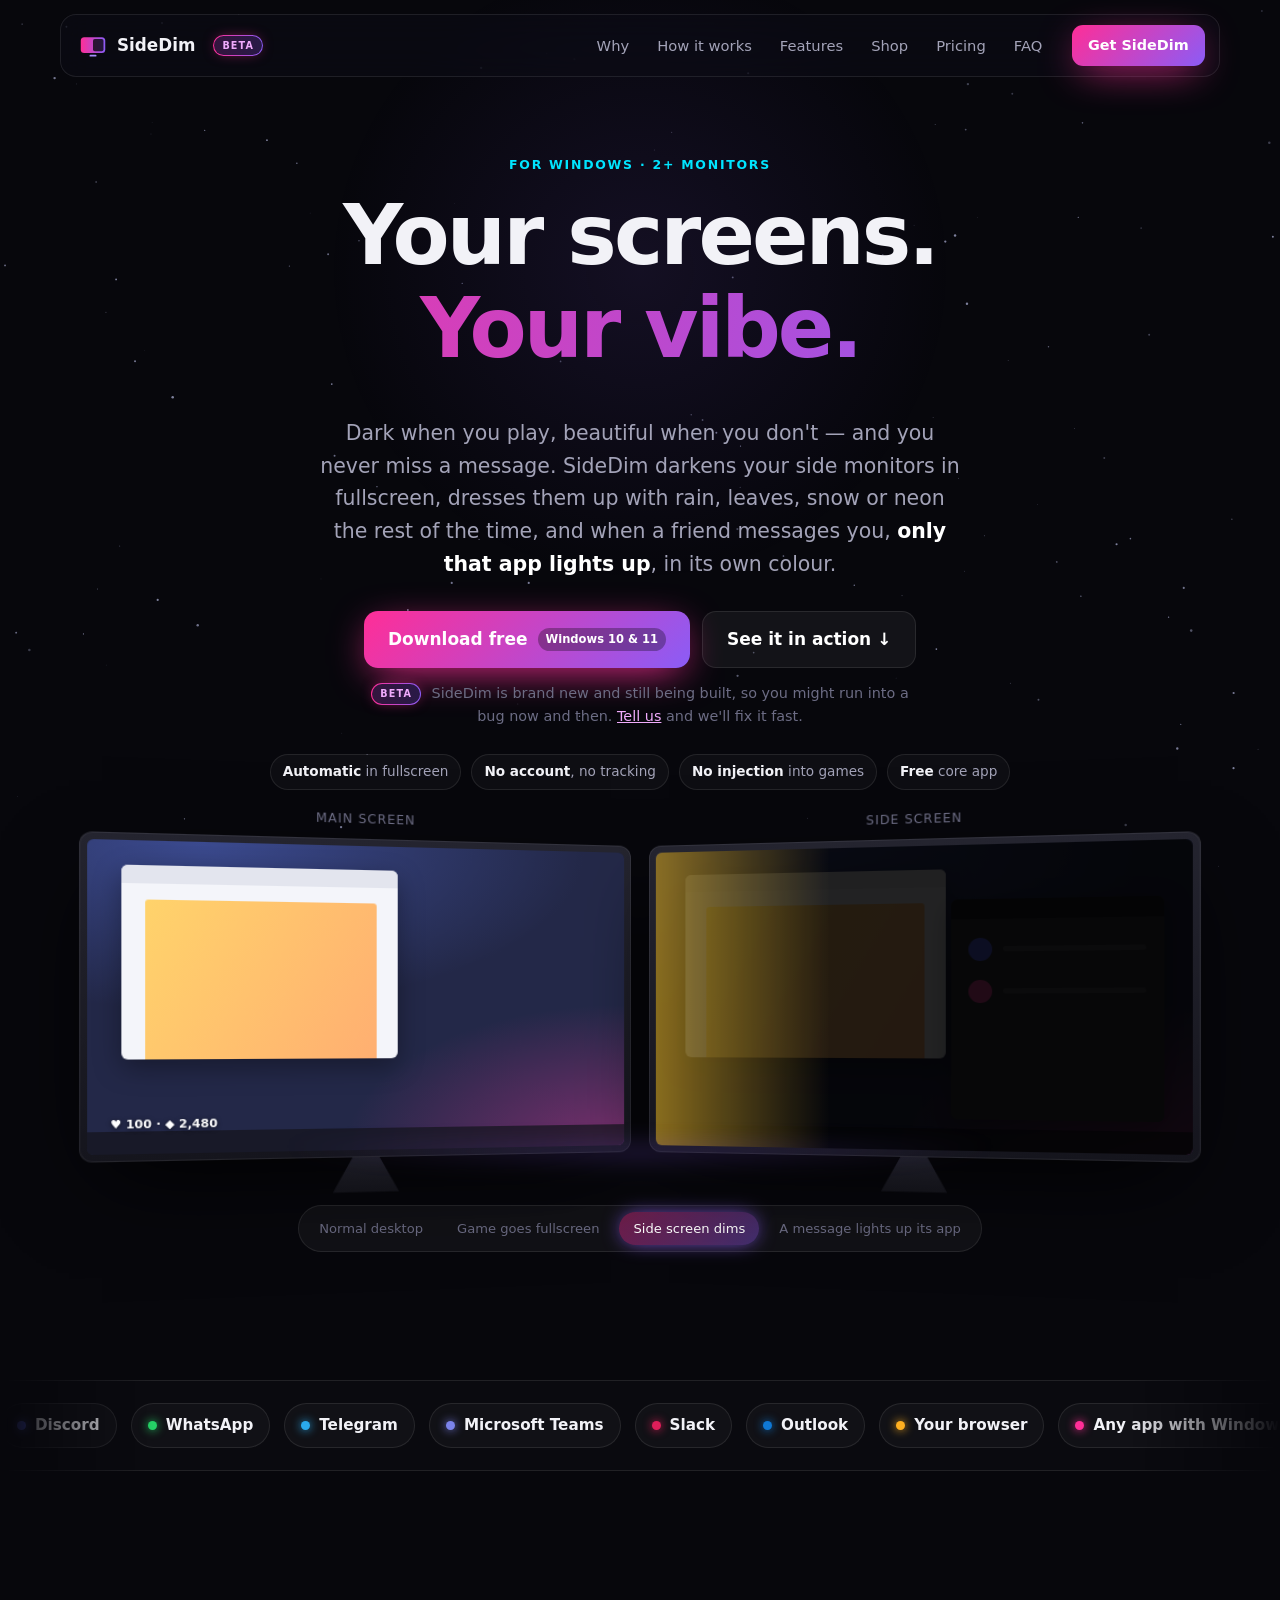
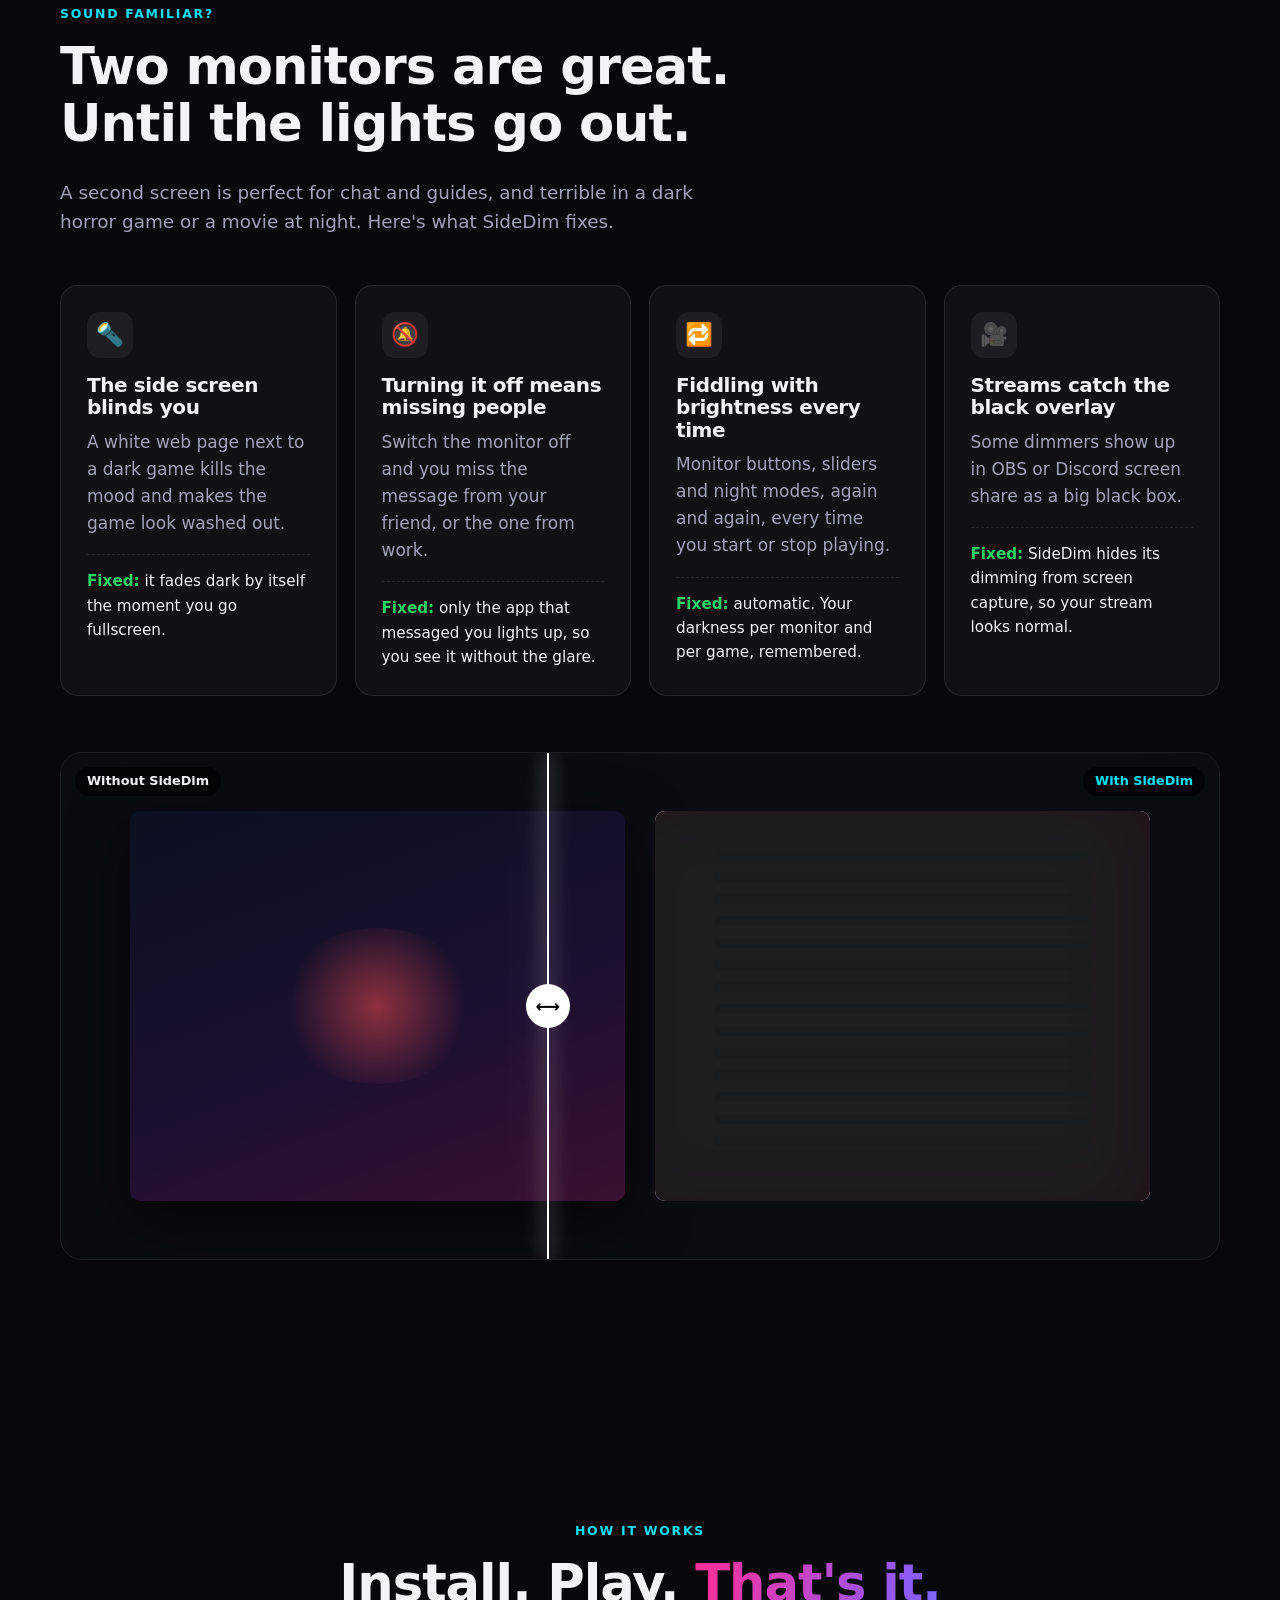
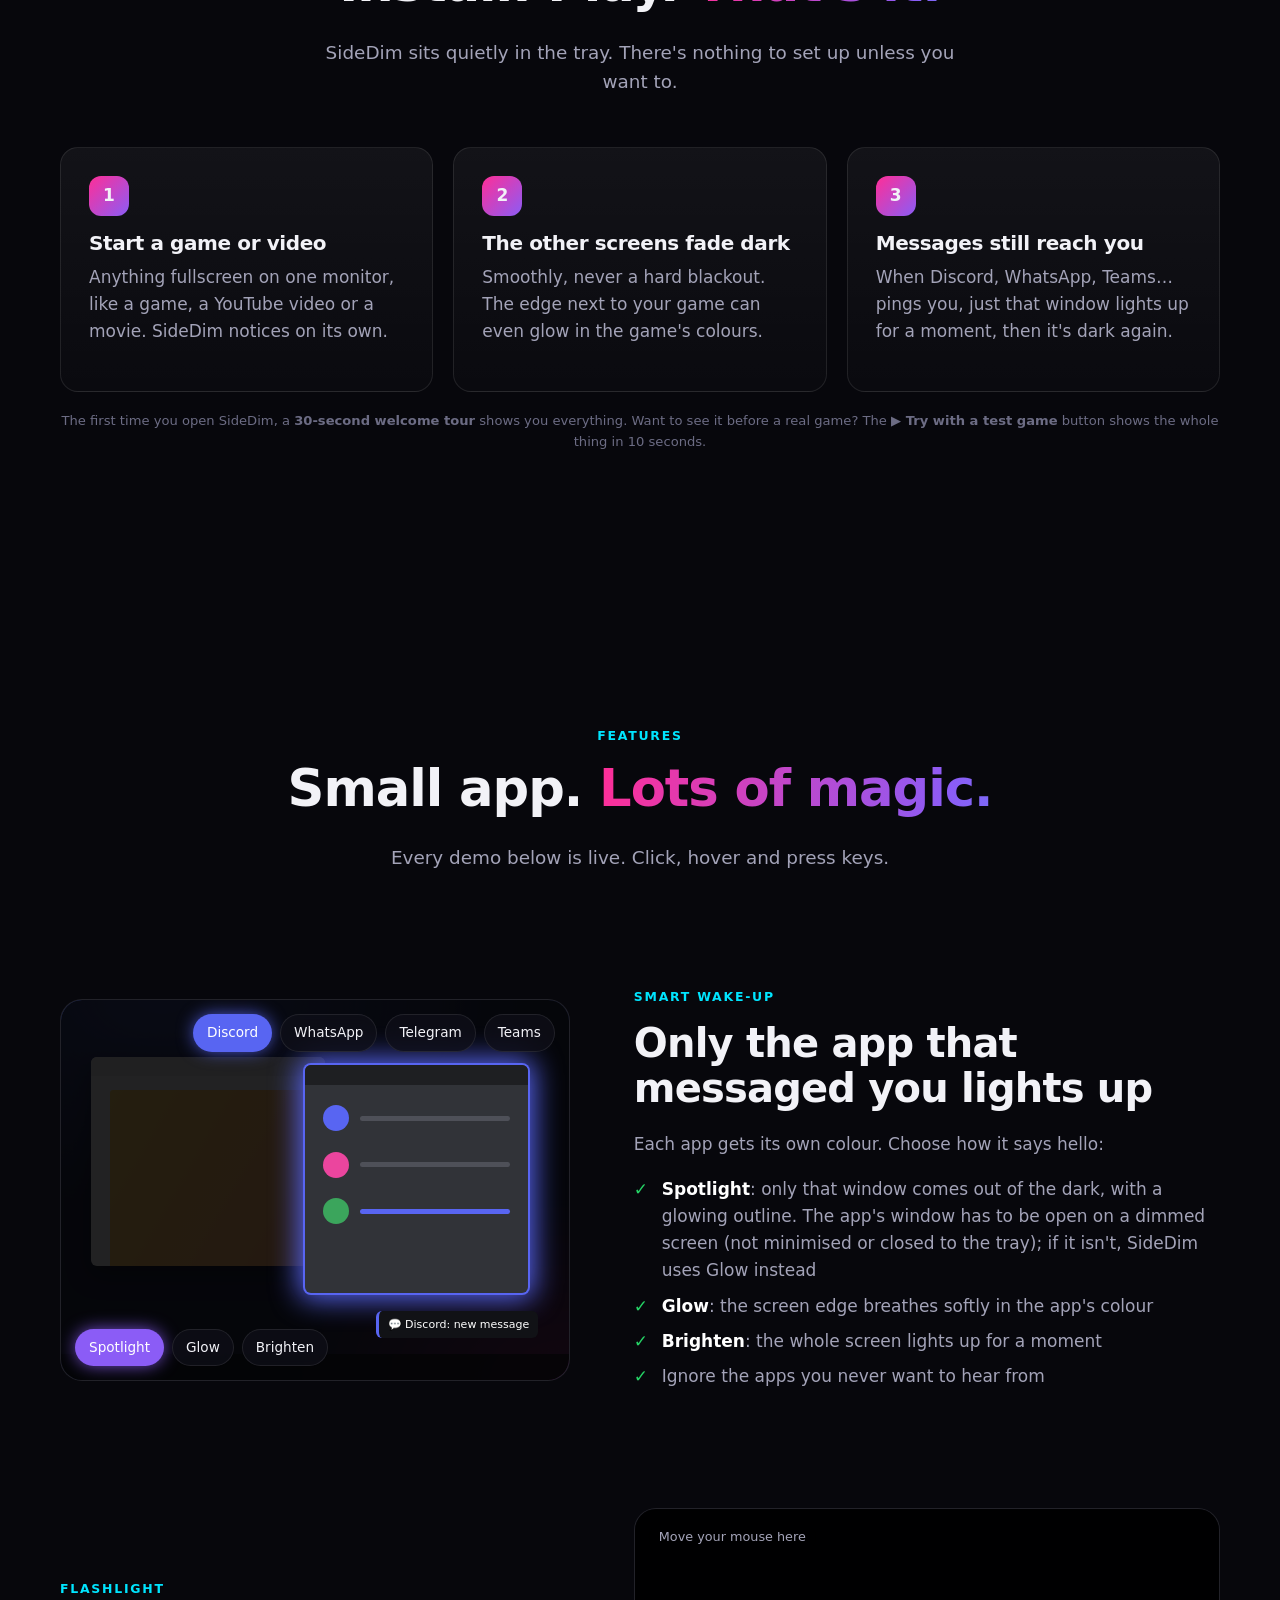
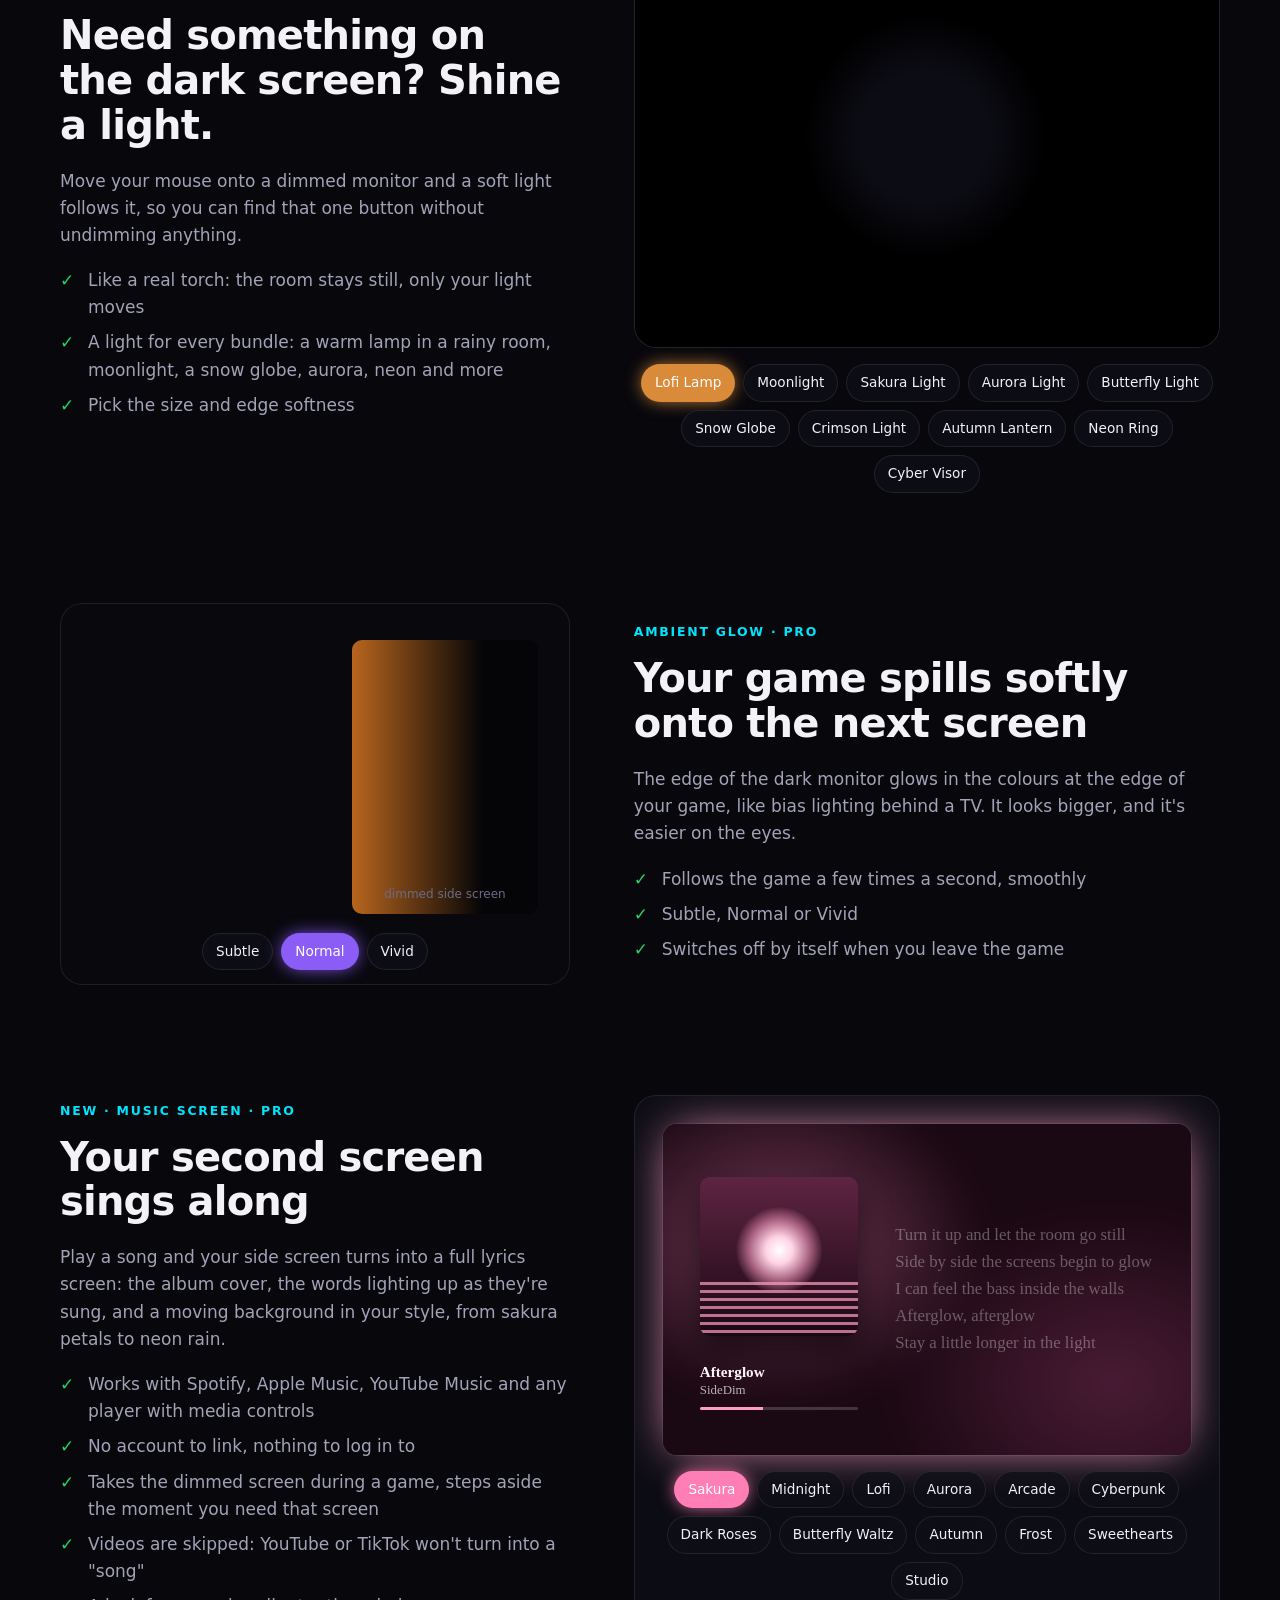
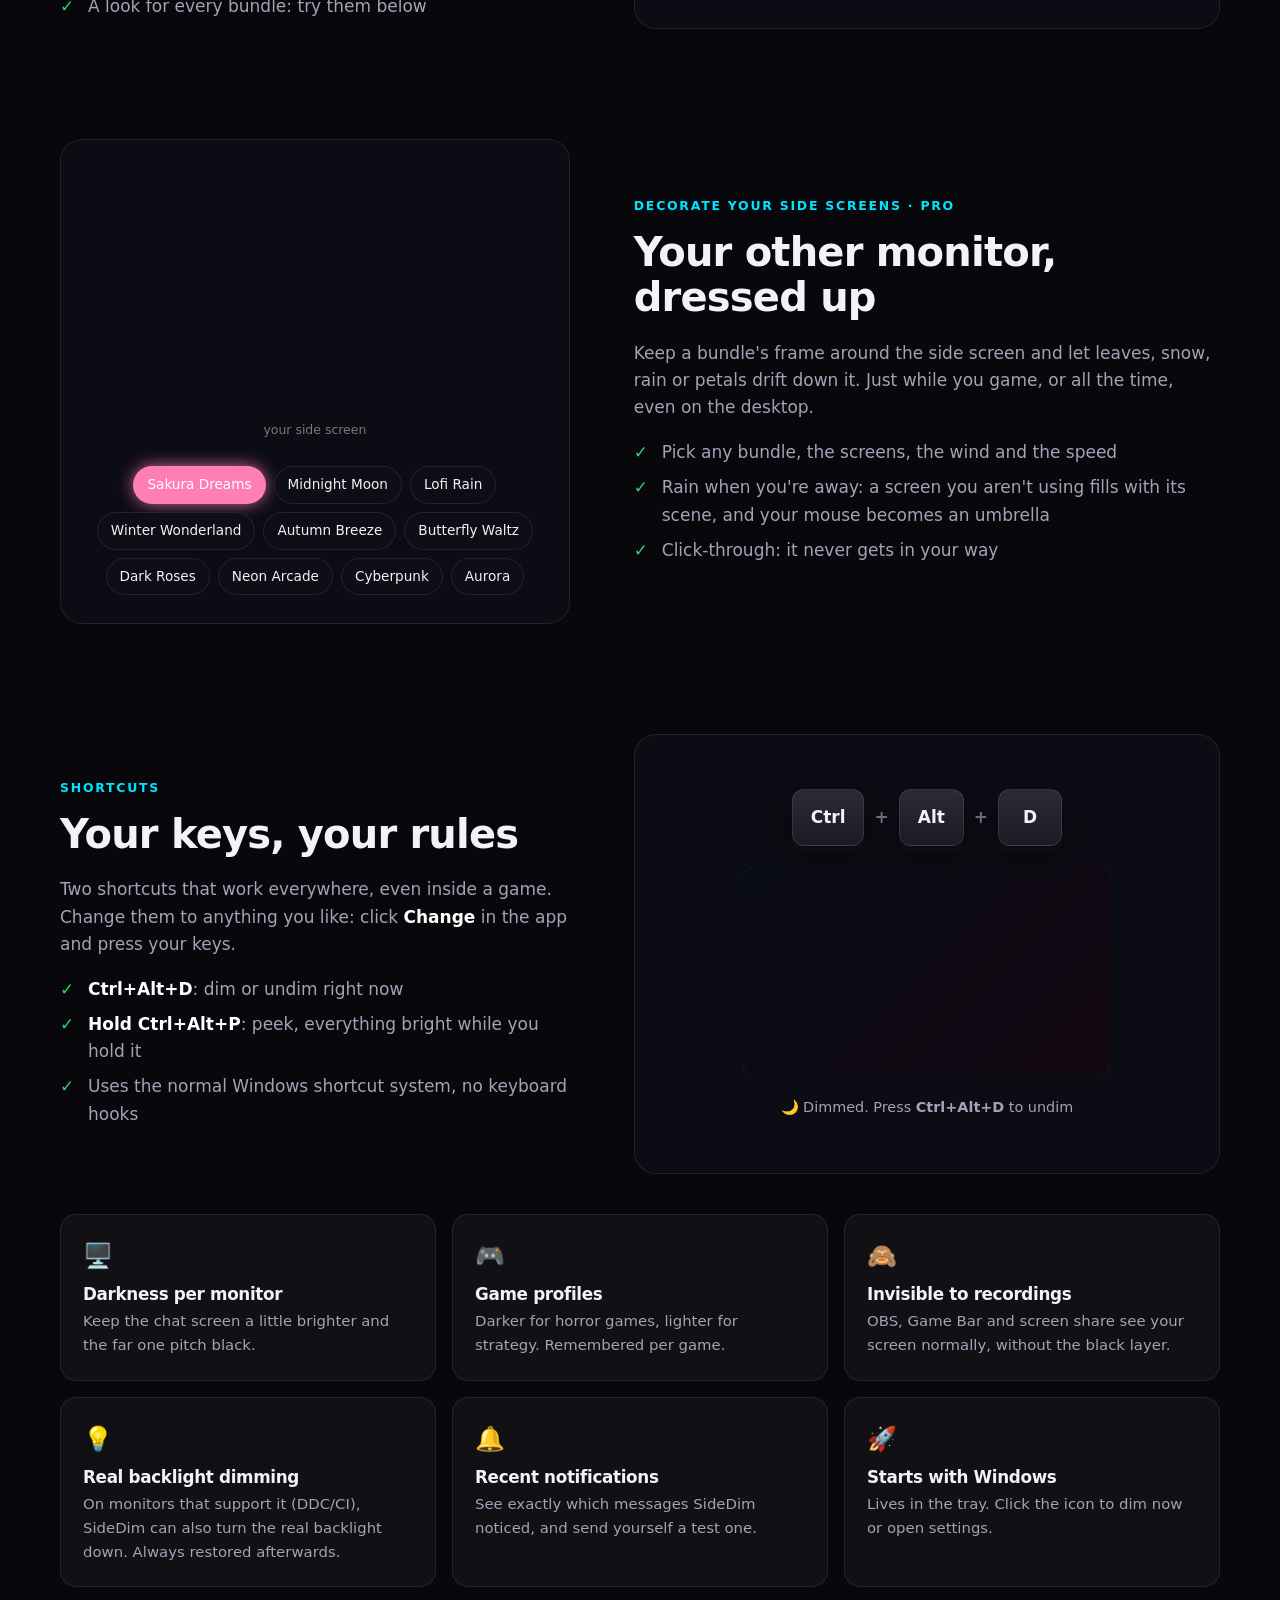
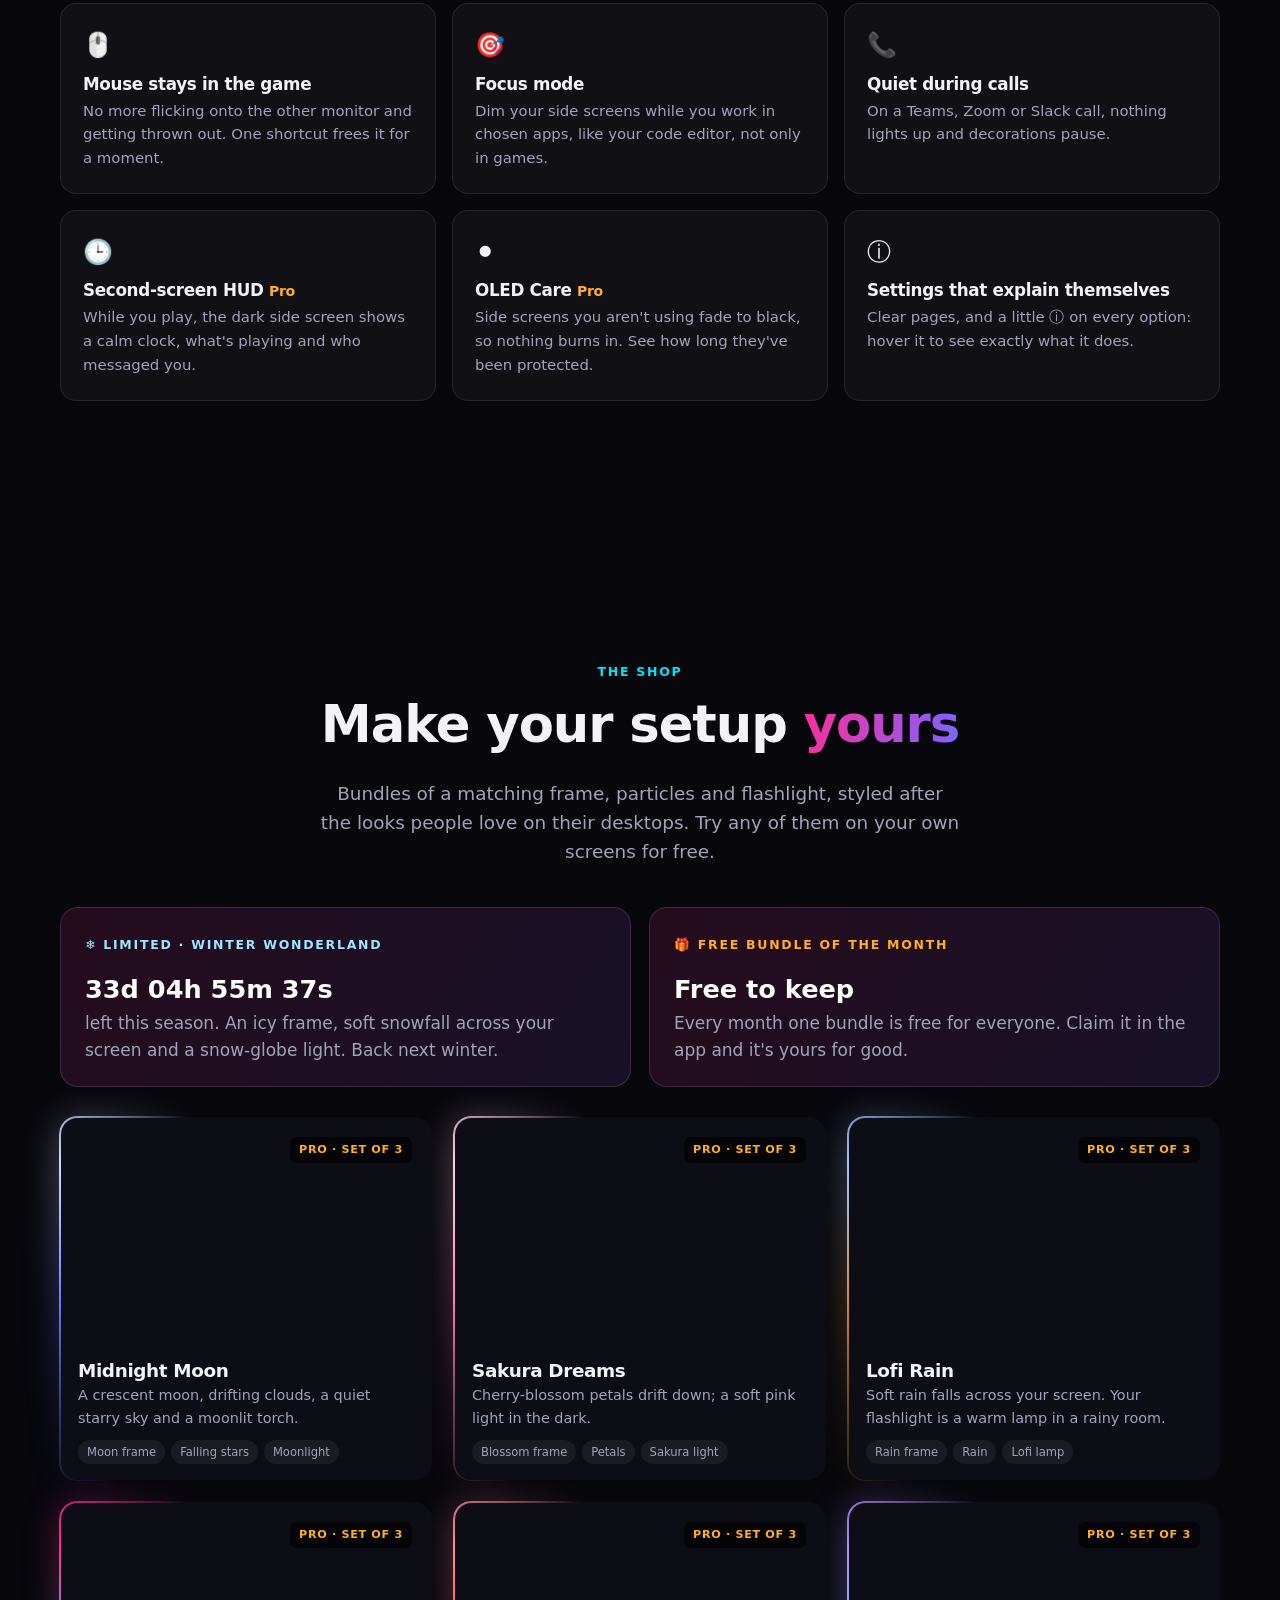
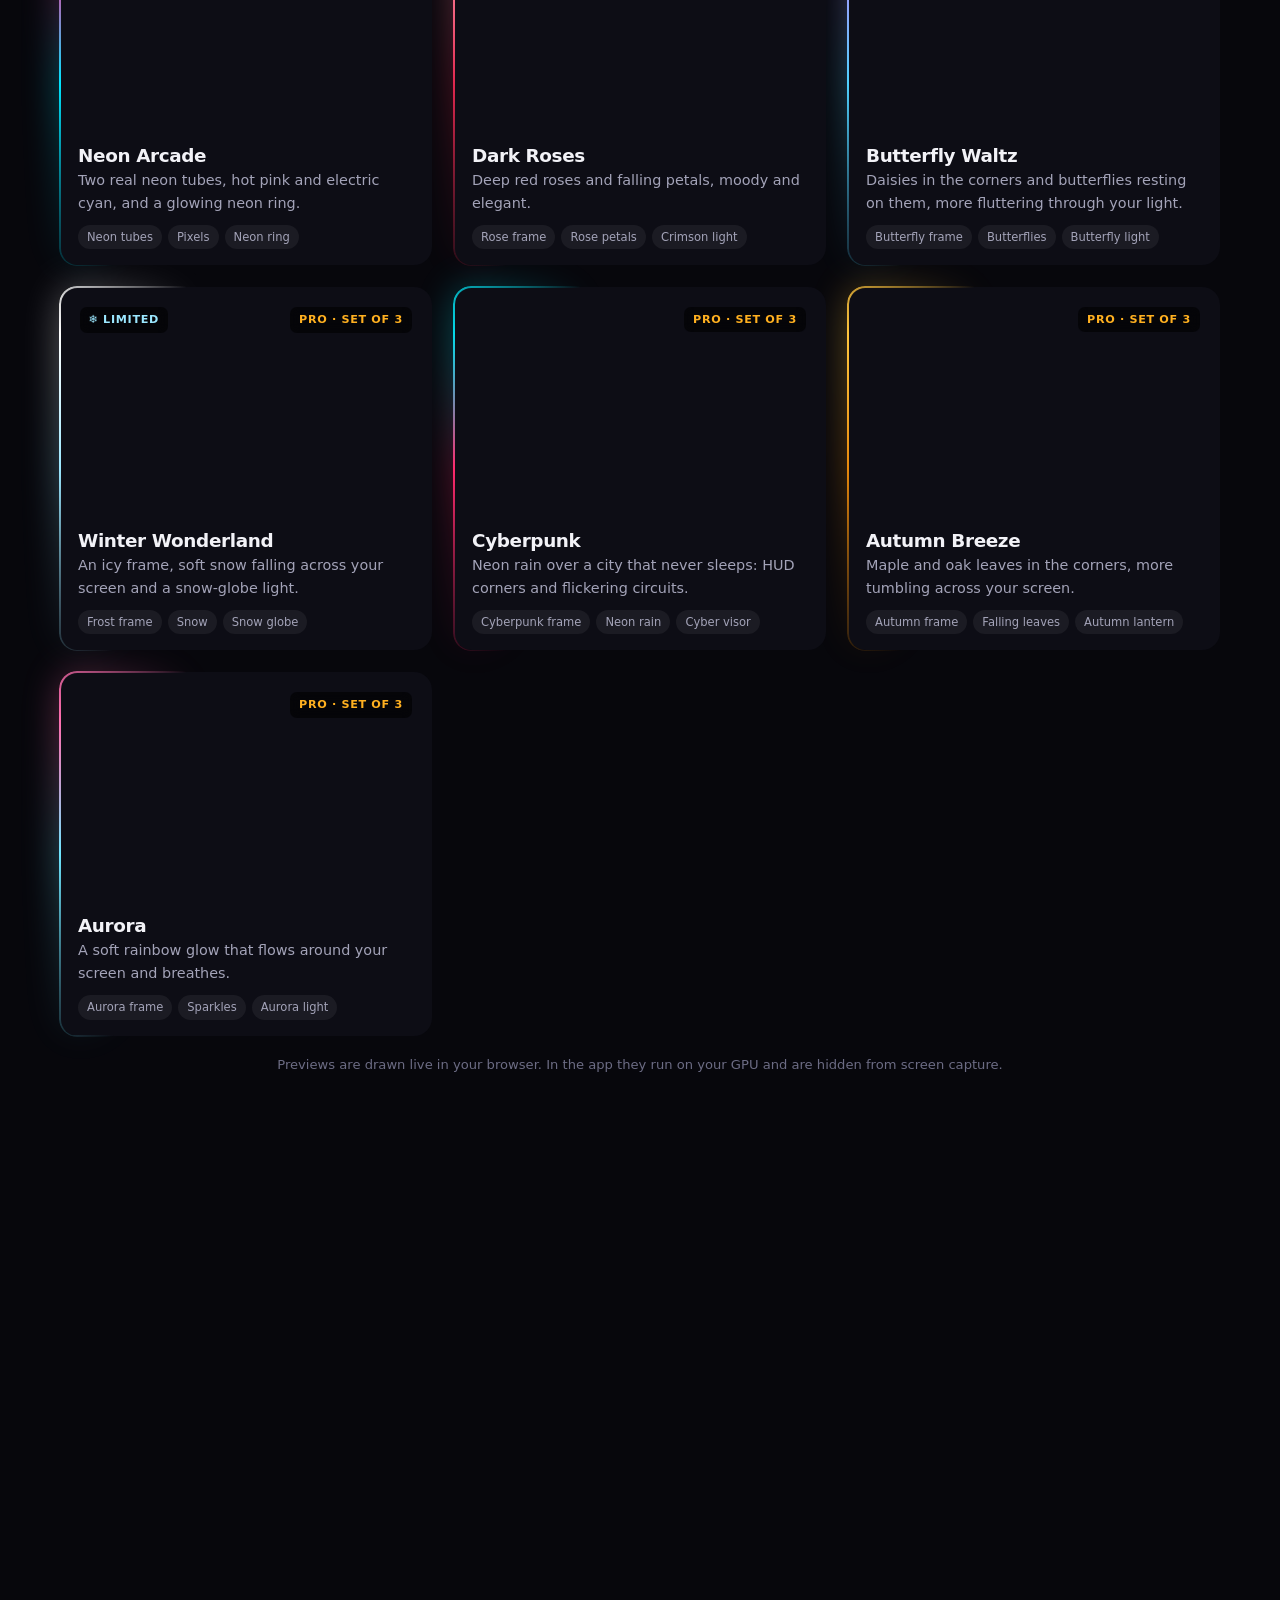
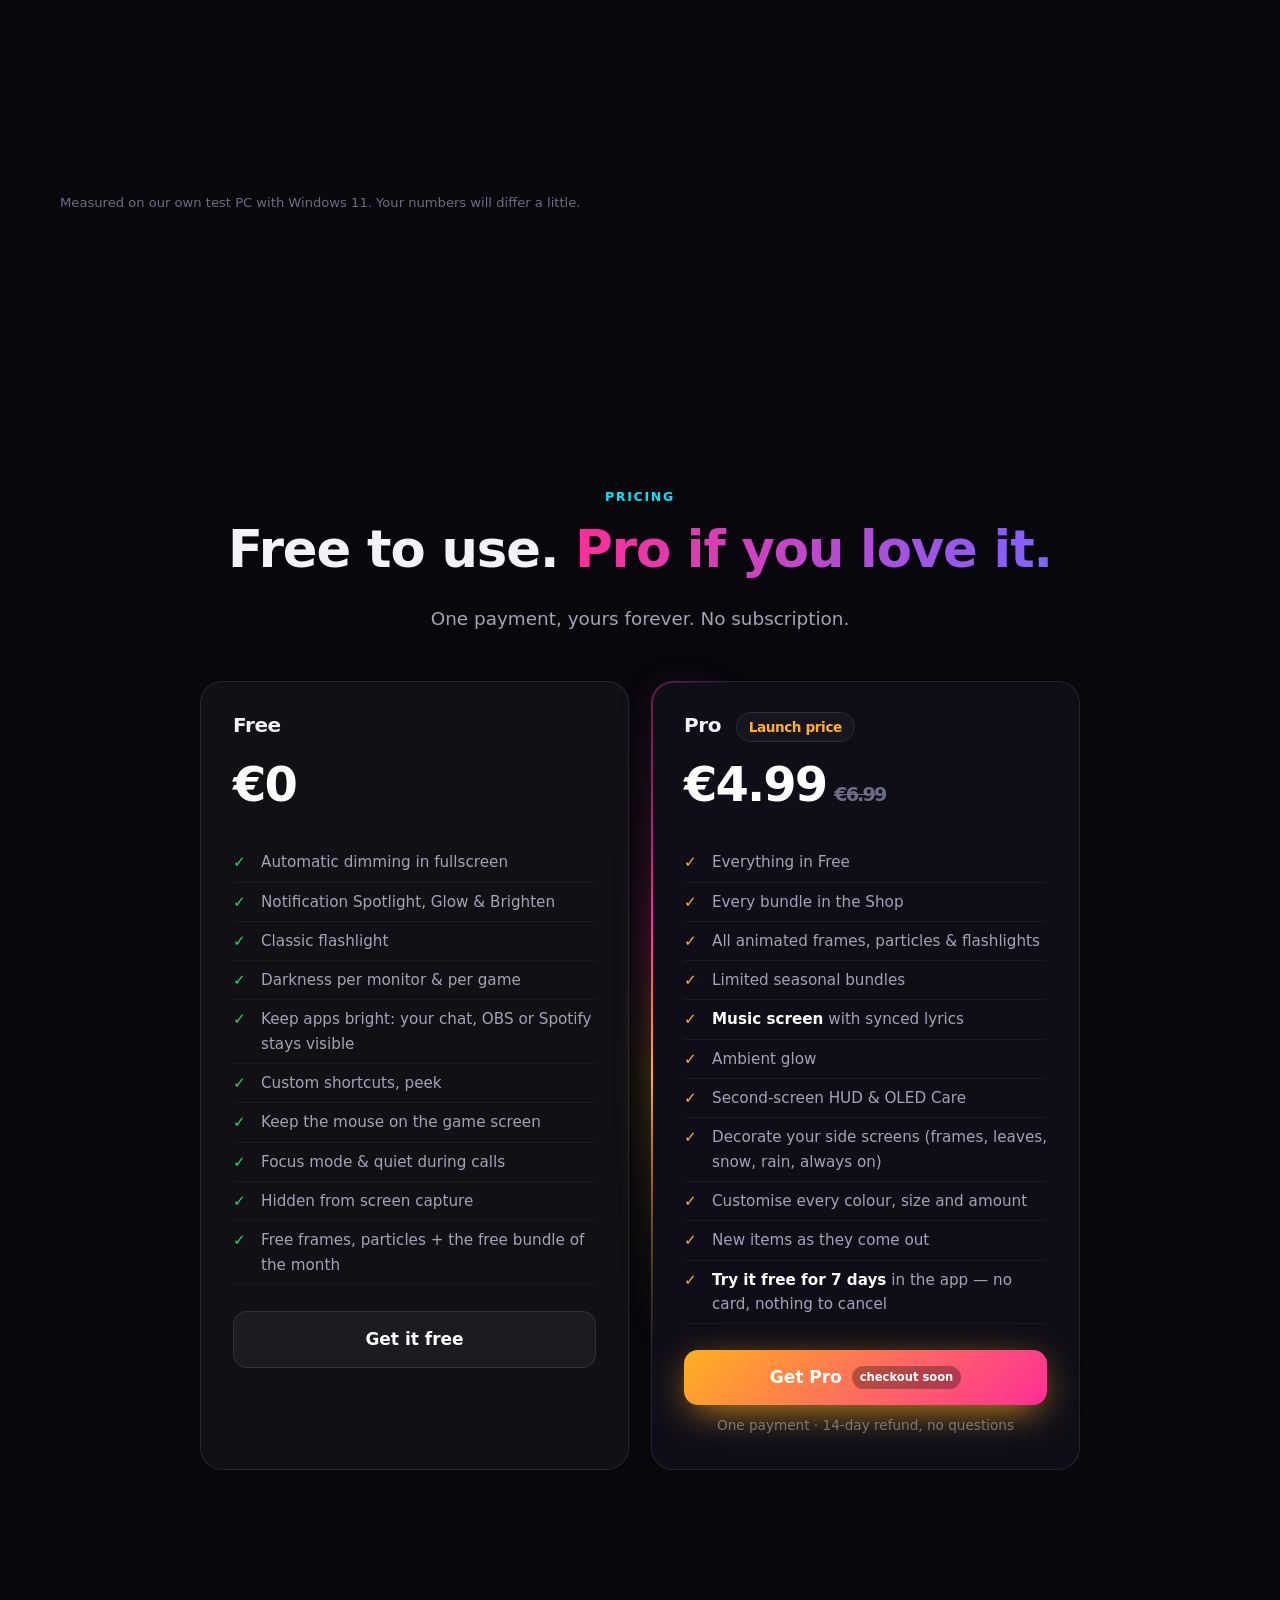
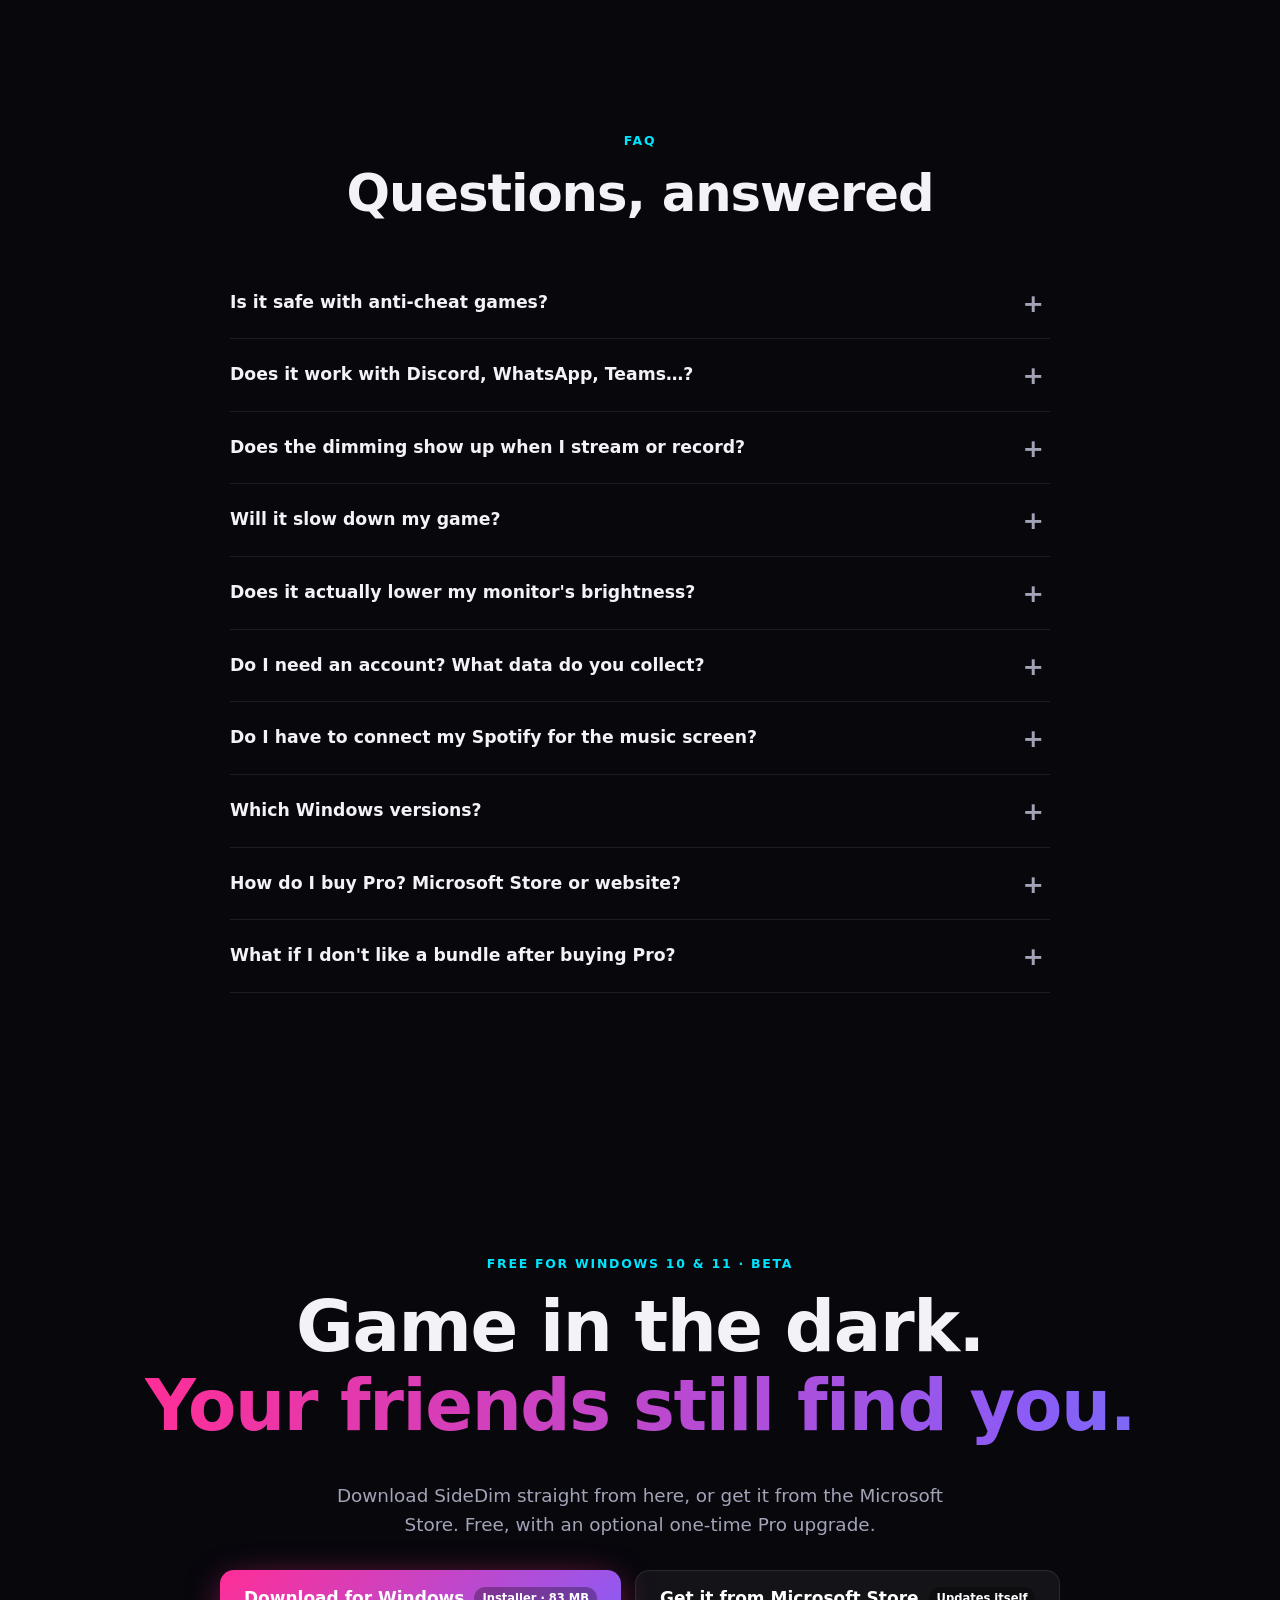
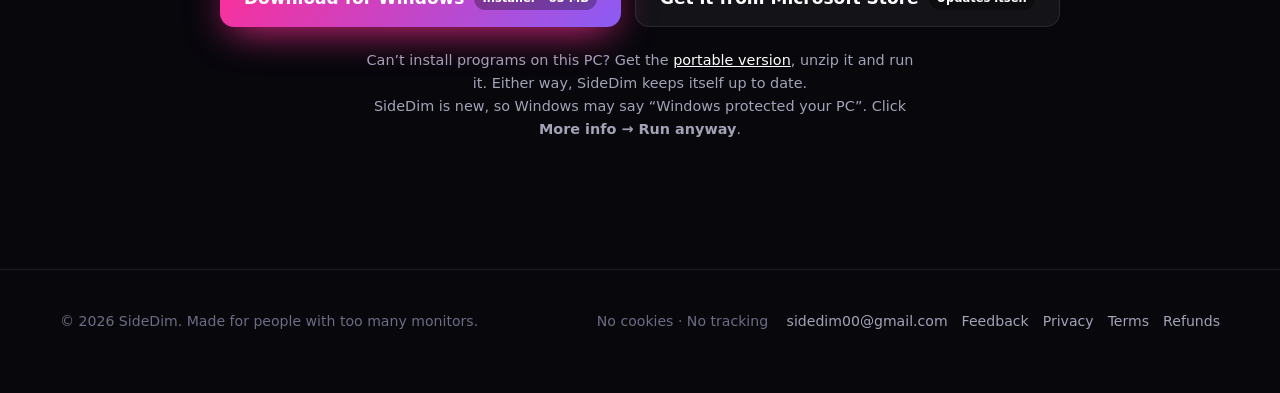
<file: index.html>
<!doctype html>
<html lang="en">
<head>
  <meta charset="utf-8">
  <meta name="viewport" content="width=device-width, initial-scale=1">
  <title>SideDim — your screens, your vibe</title>
  <meta name="description" content="SideDim darkens your side monitors while you play, decorates them with rain, leaves, snow or neon when you don't, and lights up only the app that messages you. Small, private Windows app.">
  <meta property="og:title" content="SideDim — your screens, your vibe">
  <meta property="og:description" content="Dark when you play, beautiful when you don't, and you never miss a message.">
  <meta name="theme-color" content="#07070c">
  <link rel="icon" href="data:image/svg+xml,%3Csvg xmlns='http://www.w3.org/2000/svg' viewBox='0 0 32 32'%3E%3Cdefs%3E%3ClinearGradient id='g' x1='0' x2='1'%3E%3Cstop offset='0' stop-color='%23ff2e97'/%3E%3Cstop offset='1' stop-color='%238b5cf6'/%3E%3C/linearGradient%3E%3C/defs%3E%3Crect x='2' y='6' width='28' height='18' rx='4' fill='url(%23g)'/%3E%3Crect x='16' y='8' width='12' height='14' rx='2' fill='%2307070c' opacity='.8'/%3E%3Crect x='12' y='26' width='8' height='2' rx='1' fill='%23a78bfa'/%3E%3C/svg%3E">
  <link rel="stylesheet" href="styles.css?v=19">
</head>
<body>
  <canvas class="stars-bg" id="starsBg" aria-hidden="true"></canvas>
  <div class="cursor-light" aria-hidden="true"></div>
  <div class="progress" aria-hidden="true"></div>

  <header class="nav">
    <a class="brand" href="#top" aria-label="SideDim home">
      <svg viewBox="0 0 32 32" aria-hidden="true"><defs><linearGradient id="lg" x1="0" x2="1"><stop offset="0" stop-color="#ff2e97"/><stop offset="1" stop-color="#8b5cf6"/></linearGradient></defs><rect x="2" y="6" width="28" height="18" rx="4" fill="url(#lg)"/><rect x="16" y="8" width="12" height="14" rx="2" fill="#07070c" opacity=".8"/><rect x="12" y="26" width="8" height="2" rx="1" fill="#a78bfa"/></svg>
      SideDim <span class="beta-tag" title="SideDim is new and still being built">BETA</span>
    </a>
    <nav class="nav-links" aria-label="Sections">
      <a href="#problems">Why</a><a href="#how">How it works</a><a href="#features">Features</a><a href="#shop">Shop</a><a href="#pricing">Pricing</a><a href="#faq">FAQ</a>
    </nav>
    <a class="btn small" href="#get">Get SideDim</a>
  </header>

  <main id="top">
    <!-- ================= HERO ================= -->
    <section class="hero">
      <div class="wrap hero-grid">
        <div>
          <span class="eyebrow fade-up">For Windows · 2+ monitors</span>
          <h1 class="split-in" aria-label="Your screens. Your vibe.">
            <span class="line" data-split>Your screens.</span>
            <span class="line grad-text" data-split>Your vibe.</span>
          </h1>
          <p class="lead fade-up" style="animation-delay:.6s">Dark when you play, beautiful when you don't — and you never miss a message.
            SideDim darkens your side monitors in fullscreen, dresses them up with rain, leaves, snow or neon the rest of the time,
            and when a friend messages you, <b style="color:#fff">only that app lights up</b>, in its own colour.</p>
          <div class="hero-cta fade-up" style="animation-delay:.8s">
            <a class="btn magnetic" href="#get">Download free <span class="soon">Windows 10 &amp; 11</span></a>
            <a class="btn ghost magnetic" href="#how">See it in action ↓</a>
          </div>
          <p class="beta-note fade-up" style="animation-delay:.9s"><span class="beta-tag">BETA</span> SideDim is brand new and still being built, so you might run into a bug now and then. <a href="feedback.html">Tell us</a> and we'll fix it fast.</p>
          <div class="chips fade-up" style="animation-delay:1s">
            <span class="chip"><b>Automatic</b> in fullscreen</span>
            <span class="chip"><b>No account</b>, no tracking</span>
            <span class="chip"><b>No injection</b> into games</span>
            <span class="chip"><b>Free</b> core app</span>
          </div>
        </div>

        <div class="fade-up" style="animation-delay:.4s">
          <div class="desk" id="heroDesk">
            <div class="monitor left">
              <div class="mlabel">Main screen</div>
              <div class="screen">
                <div class="wall"></div>
                <div class="win browser"><div class="bar"></div><div class="row hero"></div><div class="row"></div><div class="row w60"></div></div>
                <div class="taskbar"></div>
                <div class="game"><canvas id="heroGame" width="520" height="300"></canvas><div class="hud">♥ 100 · ◆ 2,480</div></div>
              </div>
            </div>
            <div class="monitor right">
              <div class="mlabel">Side screen</div>
              <div class="screen" id="heroSide" style="--app:#5865f2">
                <div class="wall"></div>
                <div class="win browser"><div class="bar"></div><div class="row hero"></div><div class="row"></div><div class="row w60"></div></div>
                <div class="win chat"><div class="bar"></div>
                  <div class="msg"><i class="av"></i><i class="tx"></i></div>
                  <div class="msg"><i class="av b"></i><i class="tx"></i></div>
                  <div class="msg new"><i class="av c"></i><i class="tx" style="background:#9aa0ff"></i></div>
                </div>
                <div class="taskbar"></div>
                <div class="dimmer"></div>
                <div class="ambient on-left"></div>
                <div class="toast">💬 Alex: you on tonight?</div>
              </div>
            </div>
          </div>
          <div class="demo-caption">
            <div class="steps-pill" id="heroSteps">
              <span data-s="0">Normal desktop</span><span data-s="1">Game goes fullscreen</span><span data-s="2">Side screen dims</span><span data-s="3">A message lights up its app</span>
            </div>
          </div>
        </div>
      </div>
    </section>

    <!-- ================= WORKS WITH (endless strip) ================= -->
    <div class="marquee" aria-label="Works with apps that show Windows notifications, like Discord, WhatsApp, Telegram, Microsoft Teams, Slack, Outlook and your browser">
      <div class="marquee-track" aria-hidden="true">
        <span style="--c:#5865f2">Discord</span><span style="--c:#25d366">WhatsApp</span><span style="--c:#2aabee">Telegram</span><span style="--c:#7b83eb">Microsoft Teams</span><span style="--c:#e01e5a">Slack</span><span style="--c:#0f78d4">Outlook</span><span style="--c:#ffb020">Your browser</span><span style="--c:#ff2e97">Any app with Windows notifications</span>
        <span style="--c:#5865f2">Discord</span><span style="--c:#25d366">WhatsApp</span><span style="--c:#2aabee">Telegram</span><span style="--c:#7b83eb">Microsoft Teams</span><span style="--c:#e01e5a">Slack</span><span style="--c:#0f78d4">Outlook</span><span style="--c:#ffb020">Your browser</span><span style="--c:#ff2e97">Any app with Windows notifications</span>
      </div>
    </div>

    <!-- ================= PROBLEMS ================= -->
    <section id="problems">
      <div class="wrap">
        <div class="reveal">
          <span class="eyebrow">Sound familiar?</span>
          <h2>Two monitors are great.<br>Until the lights go out.</h2>
          <p class="lead">A second screen is perfect for chat and guides, and terrible in a dark horror game or a movie at night. Here's what SideDim fixes.</p>
        </div>
        <div class="cards">
          <article class="card reveal tilt" style="--d:.0s"><div class="ico">🔦</div><h3>The side screen blinds you</h3><p>A white web page next to a dark game kills the mood and makes the game look washed out.</p><p class="fix"><b>Fixed:</b> it fades dark by itself the moment you go fullscreen.</p></article>
          <article class="card reveal tilt" style="--d:.08s"><div class="ico">🔕</div><h3>Turning it off means missing people</h3><p>Switch the monitor off and you miss the message from your friend, or the one from work.</p><p class="fix"><b>Fixed:</b> only the app that messaged you lights up, so you see it without the glare.</p></article>
          <article class="card reveal tilt" style="--d:.16s"><div class="ico">🔁</div><h3>Fiddling with brightness every time</h3><p>Monitor buttons, sliders and night modes, again and again, every time you start or stop playing.</p><p class="fix"><b>Fixed:</b> automatic. Your darkness per monitor and per game, remembered.</p></article>
          <article class="card reveal tilt" style="--d:.24s"><div class="ico">🎥</div><h3>Streams catch the black overlay</h3><p>Some dimmers show up in OBS or Discord screen share as a big black box.</p><p class="fix"><b>Fixed:</b> SideDim hides its dimming from screen capture, so your stream looks normal.</p></article>
        </div>

        <div class="compare reveal" id="compare" style="--pos:50%" role="slider" aria-label="Before and after SideDim" aria-valuemin="0" aria-valuemax="100" aria-valuenow="50" tabindex="0">
          <div class="side before"><div class="scr g"></div><div class="scr s"></div></div>
          <div class="side after"><div class="scr g"></div><div class="scr s"></div></div>
          <span class="tag l">Without SideDim</span><span class="tag r">With SideDim</span>
          <div class="handle"></div>
        </div>
      </div>
    </section>

    <!-- ================= HOW ================= -->
    <section id="how">
      <div class="wrap center">
        <div class="reveal">
          <span class="eyebrow">How it works</span>
          <h2>Install. Play. <span class="grad-text">That's it.</span></h2>
          <p class="lead">SideDim sits quietly in the tray. There's nothing to set up unless you want to.</p>
        </div>
        <div class="steps" style="text-align:left">
          <div class="step reveal" style="--d:0s"><h3>Start a game or video</h3><p>Anything fullscreen on one monitor, like a game, a YouTube video or a movie. SideDim notices on its own.</p></div>
          <div class="step reveal" style="--d:.1s"><h3>The other screens fade dark</h3><p>Smoothly, never a hard blackout. The edge next to your game can even glow in the game's colours.</p></div>
          <div class="step reveal" style="--d:.2s"><h3>Messages still reach you</h3><p>When Discord, WhatsApp, Teams… pings you, just that window lights up for a moment, then it's dark again.</p></div>
        </div>
        <p class="fine reveal">The first time you open SideDim, a <b>30-second welcome tour</b> shows you everything. Want to see it before a real game? The <b>▶ Try with a test game</b> button shows the whole thing in 10 seconds.</p>
      </div>
    </section>

    <!-- ================= FEATURES ================= -->
    <section id="features">
      <div class="wrap">
        <div class="center reveal">
          <span class="eyebrow">Features</span>
          <h2>Small app. <span class="grad-text">Lots of magic.</span></h2>
          <p class="lead">Every demo below is live. Click, hover and press keys.</p>
        </div>

        <!-- notifications -->
        <div class="feature">
          <div class="f-text reveal">
            <span class="eyebrow">Smart wake-up</span>
            <h2 style="font-size:clamp(1.7rem,3.4vw,2.5rem)">Only the app that messaged you lights up</h2>
            <p>Each app gets its own colour. Choose how it says hello:</p>
            <ul>
              <li><b style="color:#fff">Spotlight</b>: only that window comes out of the dark, with a glowing outline. The app's window has to be open on a dimmed screen (not minimised or closed to the tray); if it isn't, SideDim uses Glow instead</li>
              <li><b style="color:#fff">Glow</b>: the screen edge breathes softly in the app's colour</li>
              <li><b style="color:#fff">Brighten</b>: the whole screen lights up for a moment</li>
              <li>Ignore the apps you never want to hear from</li>
            </ul>
          </div>
          <div class="stage nstage reveal" id="nStage" style="--app:#5865f2">
            <div class="desk2 screen" style="border-radius:0">
              <div class="wall"></div>
              <div class="win browser"><div class="bar"></div><div class="row hero"></div><div class="row"></div><div class="row w60"></div></div>
              <div class="win chat"><div class="bar"></div>
                <div class="msg"><i class="av"></i><i class="tx"></i></div>
                <div class="msg"><i class="av b"></i><i class="tx"></i></div>
                <div class="msg new"><i class="av c"></i><i class="tx" style="background:var(--app)"></i></div>
              </div>
              <div class="taskbar"></div>
              <div class="dimmer"></div>
              <div class="edge"></div>
              <div class="toast" id="nToast">💬 New message</div>
            </div>
            <div class="stage-ui">
              <button class="pill on" data-effect="spot" style="--pc:#8b5cf6">Spotlight</button>
              <button class="pill" data-effect="glow" style="--pc:#8b5cf6">Glow</button>
              <button class="pill" data-effect="bright" style="--pc:#8b5cf6">Brighten</button>
            </div>
            <div class="stage-ui top">
              <button class="pill on" data-app="#5865f2" data-name="Discord" style="--pc:#5865f2">Discord</button>
              <button class="pill" data-app="#25d366" data-name="WhatsApp" style="--pc:#1fa855">WhatsApp</button>
              <button class="pill" data-app="#2aabee" data-name="Telegram" style="--pc:#2aabee">Telegram</button>
              <button class="pill" data-app="#7b83eb" data-name="Teams" style="--pc:#6264a7">Teams</button>
            </div>
          </div>
        </div>

        <!-- flashlight -->
        <div class="feature">
          <div class="f-text reveal">
            <span class="eyebrow">Flashlight</span>
            <h2 style="font-size:clamp(1.7rem,3.4vw,2.5rem)">Need something on the dark screen? Shine a light.</h2>
            <p>Move your mouse onto a dimmed monitor and a soft light follows it, so you can find that one button without undimming anything.</p>
            <ul>
              <li>Like a real torch: the room stays still, only your light moves</li>
              <li>A light for every bundle: a warm lamp in a rainy room, moonlight, a snow globe, aurora, neon and more</li>
              <li>Pick the size and edge softness</li>
            </ul>
          </div>
          <div class="reveal">
            <div class="stage lstage" id="lStage">
              <canvas id="lCanvas"></canvas>
              <div class="dark"></div><div class="ring"></div>
              <span class="hint">Move your mouse here</span>
            </div>
            <div class="d-pills" id="lPills" role="group" aria-label="Pick a flashlight"></div>
          </div>
        </div>

        <!-- ambient -->
        <div class="feature">
          <div class="f-text reveal">
            <span class="eyebrow">Ambient glow · Pro</span>
            <h2 style="font-size:clamp(1.7rem,3.4vw,2.5rem)">Your game spills softly onto the next screen</h2>
            <p>The edge of the dark monitor glows in the colours at the edge of your game, like bias lighting behind a TV. It looks bigger, and it's easier on the eyes.</p>
            <ul>
              <li>Follows the game a few times a second, smoothly</li>
              <li>Subtle, Normal or Vivid</li>
              <li>Switches off by itself when you leave the game</li>
            </ul>
          </div>
          <div class="stage astage reveal" id="aStage">
            <div class="a-game"><canvas id="aCanvas" width="400" height="300"></canvas></div>
            <div class="a-side"><div class="glow" id="aGlow"></div><div class="note">dimmed side screen</div></div>
            <div class="stage-ui" style="justify-content:center">
              <button class="pill" data-amb="0.45" style="--pc:#8b5cf6">Subtle</button>
              <button class="pill on" data-amb="0.75" style="--pc:#8b5cf6">Normal</button>
              <button class="pill" data-amb="1" style="--pc:#8b5cf6">Vivid</button>
            </div>
          </div>
        </div>

        <!-- music screen -->
        <div class="feature">
          <div class="f-text reveal">
            <span class="eyebrow">New · Music screen · Pro</span>
            <h2 style="font-size:clamp(1.7rem,3.4vw,2.5rem)">Your second screen sings along</h2>
            <p>Play a song and your side screen turns into a full lyrics screen: the album cover, the words lighting up as they're sung, and a moving background in your style, from sakura petals to neon rain.</p>
            <ul>
              <li>Works with Spotify, Apple Music, YouTube Music and any player with media controls</li>
              <li>No account to link, nothing to log in to</li>
              <li>Takes the dimmed screen during a game, steps aside the moment you need that screen</li>
              <li>Videos are skipped: YouTube or TikTok won't turn into a "song"</li>
              <li>A look for every bundle: try them below</li>
            </ul>
          </div>
          <div class="stage mstage reveal">
            <div class="m-screen" id="mScreen" aria-hidden="true">
              <div class="m-bg"></div>
              <canvas id="mCanvas"></canvas>
              <div class="m-cover"><div class="m-sun"></div></div>
              <div class="m-meta"><b>Afterglow</b><span>SideDim</span><i class="m-bar"><i></i></i></div>
              <div class="m-lines">
                <p>Turn it up and let the room go still</p>
                <p>Side by side the screens begin to glow</p>
                <p>I can feel the bass inside the walls</p>
                <p>Afterglow, afterglow</p>
                <p>Stay a little longer in the light</p>
              </div>
            </div>
            <div class="d-pills" id="mPills" role="group" aria-label="Pick a music screen theme"></div>
          </div>
        </div>

        <!-- decorate -->
        <div class="feature">
          <div class="f-text reveal">
            <span class="eyebrow">Decorate your side screens · Pro</span>
            <h2 style="font-size:clamp(1.7rem,3.4vw,2.5rem)">Your other monitor, dressed up</h2>
            <p>Keep a bundle's frame around the side screen and let leaves, snow, rain or petals drift down it. Just while you game, or all the time, even on the desktop.</p>
            <ul>
              <li>Pick any bundle, the screens, the wind and the speed</li>
              <li>Rain when you're away: a screen you aren't using fills with its scene, and your mouse becomes an umbrella</li>
              <li>Click-through: it never gets in your way</li>
            </ul>
          </div>
          <div class="stage dstage reveal" aria-hidden="true">
            <div class="d-screen" id="dScreen">
              <canvas id="dCanvas"></canvas>
              <div class="note">your side screen</div>
            </div>
            <div class="d-pills" id="dPills" role="group" aria-label="Pick a bundle"></div>
          </div>
        </div>

        <!-- hotkeys -->
        <div class="feature">
          <div class="f-text reveal">
            <span class="eyebrow">Shortcuts</span>
            <h2 style="font-size:clamp(1.7rem,3.4vw,2.5rem)">Your keys, your rules</h2>
            <p>Two shortcuts that work everywhere, even inside a game. Change them to anything you like: click <b style="color:#fff">Change</b> in the app and press your keys.</p>
            <ul>
              <li><b style="color:#fff">Ctrl+Alt+D</b>: dim or undim right now</li>
              <li><b style="color:#fff">Hold Ctrl+Alt+P</b>: peek, everything bright while you hold it</li>
              <li>Uses the normal Windows shortcut system, no keyboard hooks</li>
            </ul>
          </div>
          <div class="stage kstage reveal" id="kStage" tabindex="0" aria-label="Shortcut demo: press Ctrl+Alt+D or hold Ctrl+Alt+P">
            <div class="keys"><span class="key" data-k="Control">Ctrl</span><span class="plus">+</span><span class="key" data-k="Alt">Alt</span><span class="plus">+</span><span class="key" data-k="d">D</span></div>
            <div class="mini"><div class="dimmer" style="opacity:.85"></div></div>
            <div class="status" id="kStatus">Try it: press <b>Ctrl+Alt+D</b>, hold <b>Ctrl+Alt+P</b>, or click the keys</div>
          </div>
        </div>

        <div class="minis">
          <div class="mini-f reveal"><span class="em">🖥️</span><h3>Darkness per monitor</h3><p>Keep the chat screen a little brighter and the far one pitch black.</p></div>
          <div class="mini-f reveal" style="--d:.05s"><span class="em">🎮</span><h3>Game profiles</h3><p>Darker for horror games, lighter for strategy. Remembered per game.</p></div>
          <div class="mini-f reveal" style="--d:.1s"><span class="em">🙈</span><h3>Invisible to recordings</h3><p>OBS, Game Bar and screen share see your screen normally, without the black layer.</p></div>
          <div class="mini-f reveal" style="--d:.15s"><span class="em">💡</span><h3>Real backlight dimming</h3><p>On monitors that support it (DDC/CI), SideDim can also turn the real backlight down. Always restored afterwards.</p></div>
          <div class="mini-f reveal" style="--d:.2s"><span class="em">🔔</span><h3>Recent notifications</h3><p>See exactly which messages SideDim noticed, and send yourself a test one.</p></div>
          <div class="mini-f reveal" style="--d:.25s"><span class="em">🚀</span><h3>Starts with Windows</h3><p>Lives in the tray. Click the icon to dim now or open settings.</p></div>
          <div class="mini-f reveal"><span class="em">🖱️</span><h3>Mouse stays in the game</h3><p>No more flicking onto the other monitor and getting thrown out. One shortcut frees it for a moment.</p></div>
          <div class="mini-f reveal" style="--d:.05s"><span class="em">🎯</span><h3>Focus mode</h3><p>Dim your side screens while you work in chosen apps, like your code editor, not only in games.</p></div>
          <div class="mini-f reveal" style="--d:.1s"><span class="em">📞</span><h3>Quiet during calls</h3><p>On a Teams, Zoom or Slack call, nothing lights up and decorations pause.</p></div>
          <div class="mini-f reveal" style="--d:.15s"><span class="em">🕒</span><h3>Second-screen HUD <small style="color:var(--amber)">Pro</small></h3><p>While you play, the dark side screen shows a calm clock, what's playing and who messaged you.</p></div>
          <div class="mini-f reveal" style="--d:.2s"><span class="em">⚫</span><h3>OLED Care <small style="color:var(--amber)">Pro</small></h3><p>Side screens you aren't using fade to black, so nothing burns in. See how long they've been protected.</p></div>
          <div class="mini-f reveal" style="--d:.25s"><span class="em">ⓘ</span><h3>Settings that explain themselves</h3><p>Clear pages, and a little ⓘ on every option: hover it to see exactly what it does.</p></div>
        </div>
      </div>
    </section>

    <!-- ================= SHOP ================= -->
    <section id="shop">
      <div class="wrap">
        <div class="center reveal">
          <span class="eyebrow">The Shop</span>
          <h2>Make your setup <span class="grad-text">yours</span></h2>
          <p class="lead">Bundles of a matching frame, particles and flashlight, styled after the looks people love on their desktops. Try any of them on your own screens for free.</p>
        </div>

        <div class="promo">
          <div class="reveal"><span class="eyebrow" style="color:#9be7ff">❄ Limited · Winter Wonderland</span><div class="count" id="winterCount">-</div><p style="margin:0">left this season. An icy frame, soft snowfall across your screen and a snow-globe light. Back next winter.</p></div>
          <div class="reveal" style="--d:.1s"><span class="eyebrow" style="color:var(--amber)">🎁 Free bundle of the month</span><div class="count">Free to keep</div><p style="margin:0">Every month one bundle is free for everyone. Claim it in the app and it's yours for good.</p></div>
        </div>

        <div class="bundles" id="bundles"></div>
        <p class="fine center">Previews are drawn live in your browser. In the app they run on your GPU and are hidden from screen capture.</p>
      </div>
    </section>

    <!-- ================= TRUST ================= -->
    <section id="trust">
      <div class="wrap">
        <div class="reveal">
          <span class="eyebrow">Light & private</span>
          <h2>Built to stay out of your way</h2>
          <p class="lead">No account. No ads. No tracking. Everything happens on your PC, except finding song lyrics, which you can switch off.</p>
        </div>
        <div class="stats">
          <div class="stat reveal"><div class="n">0</div><p>Accounts, servers or analytics. Your settings live in one file on your PC.</p></div>
          <div class="stat reveal" style="--d:.06s"><div class="n">0</div><p>Hooks or code injected into games. It only uses normal Windows windows and shortcuts.</p></div>
          <div class="stat reveal" style="--d:.12s"><div class="n" data-count="57">0</div><p>Frames per second for a notification effect in our tests, smooth and short.</p></div>
          <div class="stat reveal" style="--d:.18s"><div class="n">1–5%</div><p>Of one CPU core while you move the flashlight; it rests when you don't.</p></div>
        </div>
        <p class="fine">Measured on our own test PC with Windows 11. Your numbers will differ a little.</p>
      </div>
    </section>

    <!-- ================= PRICING ================= -->
    <section id="pricing">
      <div class="wrap center">
        <div class="reveal">
          <span class="eyebrow">Pricing</span>
          <h2>Free to use. <span class="grad-text">Pro if you love it.</span></h2>
          <p class="lead">One payment, yours forever. No subscription.</p>
        </div>
        <div class="prices" style="text-align:left">
          <div class="price reveal">
            <h3>Free</h3><div class="amt">€0</div>
            <ul>
              <li>Automatic dimming in fullscreen</li>
              <li>Notification Spotlight, Glow & Brighten</li>
              <li>Classic flashlight</li>
              <li>Darkness per monitor & per game</li>
              <li>Keep apps bright: your chat, OBS or Spotify stays visible</li>
              <li>Custom shortcuts, peek</li>
              <li>Keep the mouse on the game screen</li>
              <li>Focus mode & quiet during calls</li>
              <li>Hidden from screen capture</li>
              <li>Free frames, particles + the free bundle of the month</li>
            </ul>
            <a class="btn ghost" href="#get" style="width:100%;justify-content:center">Get it free</a>
          </div>
          <div class="price pro flow reveal" style="--d:.1s">
            <h3>Pro <span class="chip" style="margin-left:8px;color:var(--amber)">Launch price</span></h3><div class="amt">€4.99<s>€6.99</s></div>
            <ul>
              <li>Everything in Free</li>
              <li>Every bundle in the Shop</li>
              <li>All animated frames, particles & flashlights</li>
              <li>Limited seasonal bundles</li>
              <li><b style="color:#fff">Music screen</b> with synced lyrics</li>
              <li>Ambient glow</li>
              <li>Second-screen HUD & OLED Care</li>
              <li>Decorate your side screens (frames, leaves, snow, rain, always on)</li>
              <li>Customise every colour, size and amount</li>
              <li>New items as they come out</li>
              <li><b style="color:#fff">Try it free for 7 days</b> in the app — no card, nothing to cancel</li>
            </ul>
            <a class="btn" href="buy.html" style="width:100%;justify-content:center;--c1:#ffb020;--c2:#ff2e97">Get Pro <span class="soon">checkout soon</span></a>
            <p style="font-size:.85rem;color:var(--dim);margin:10px 0 0;text-align:center">One payment · 14-day refund, no questions</p>
          </div>
        </div>
      </div>
    </section>

    <!-- ================= FAQ ================= -->
    <section id="faq">
      <div class="wrap">
        <div class="center reveal"><span class="eyebrow">FAQ</span><h2>Questions, answered</h2></div>
        <div class="faq reveal">
          <details><summary>Is it safe with anti-cheat games?</summary><p>SideDim never touches the game. It doesn't inject code, hook the keyboard or read game memory. It only places normal see-through windows on your <i>other</i> monitors and uses the standard Windows shortcut system. That's the same kind of thing many overlay and tray apps do.</p></details>
          <details><summary>Does it work with Discord, WhatsApp, Teams…?</summary><p>Yes. SideDim listens to normal Windows notifications, so any app that shows them works: Discord, WhatsApp, Telegram, Teams, Slack, Outlook and more. If an app's notifications are turned off in Windows, SideDim can't see them either. The app's <i>Recent notifications</i> list shows exactly what arrived.</p></details>
          <details><summary>Does the dimming show up when I stream or record?</summary><p>No, not by default. SideDim hides its layers from screen capture, so OBS, Game Bar and Discord screen share record your screens normally. You can turn this off if you <i>want</i> the dimming in your video.</p></details>
          <details><summary>Will it slow down my game?</summary><p>It's built to be tiny. Dimming is a still, see-through layer the GPU draws for free. The effects use a few percent of one CPU core while they play, then rest. It never runs on the monitor with your game.</p></details>
          <details><summary>Does it actually lower my monitor's brightness?</summary><p>By default it darkens with a layer, which works on every monitor. If your monitor supports DDC/CI you can also let SideDim turn down the real backlight. It's always put back, even after a crash.</p></details>
          <details><summary>Do I need an account? What data do you collect?</summary><p>No account. We don't collect anything: no analytics, no telemetry. Settings are stored in a small file on your PC. The only thing that ever goes online is the music screen looking up lyrics and a sharp album cover, using just the song's name and artist (from the free LRCLIB library and Apple's iTunes search). You can switch that off. See the <a href="privacy.html">privacy page</a>.</p></details>
          <details><summary>Do I have to connect my Spotify for the music screen?</summary><p>No. SideDim reads what's playing from Windows' own media controls, the same ones your keyboard's play/pause keys use. So it works with Spotify, Apple Music, YouTube Music and most players without logging in to anything. Normal videos (YouTube, TikTok, Netflix) are skipped, so watching a video won't take over your screen.</p></details>
          <details><summary>Which Windows versions?</summary><p>Windows 11, and Windows 10 (version 2004 or newer). You need two or more monitors to get the most out of it.</p></details>
          <details><summary>How do I buy Pro? Microsoft Store or website?</summary><p>Both versions are the same app. <b>Microsoft Store version:</b> click <i>Get Pro</i> in the app and pay through Microsoft. Your Pro stays tied to your Microsoft account, even on a new PC. <b>Website version:</b> every copy includes the 7-day free trial. Website checkout opens soon on our <a href="buy.html">Pro page</a>: your personal license key will arrive by email, no account needed. Right now Pro can't be bought yet in either version (coming soon), but the 7-day free trial works in both. Lost it? Search your inbox for "SideDim", or email us and we'll send it again.</p></details>
          <details><summary>What if I don't like a bundle after buying Pro?</summary><p>Pro unlocks everything in the Shop, so you can switch looks any time. And you can try any bundle on your own screens before buying anything.</p></details>
        </div>
      </div>
    </section>

    <!-- ================= FINAL CTA ================= -->
    <section class="final" id="get">
      <div class="wrap reveal">
        <span class="eyebrow">Free for Windows 10 &amp; 11 · Beta</span>
        <h2>Game in the dark.<br><span class="grad-text">Your friends still find you.</span></h2>
        <p class="lead" style="margin:0 auto 30px">Download SideDim straight from here, or get it from the Microsoft Store. Free, with an optional one-time Pro upgrade.</p>
        <div class="get-options">
          <a class="btn magnetic" href="https://github.com/Danmad64/sidedim-releases/releases/download/v0.17.1/SideDimApp-win-Setup.exe">Download for Windows <span class="soon">Installer · 83 MB</span></a>
          <a class="btn ghost magnetic" href="https://apps.microsoft.com/detail/9P0WBP6XT6LK" target="_blank" rel="noopener">Get it from Microsoft Store <span class="soon">Updates itself</span></a>
        </div>
        <p class="get-notes">
          Can’t install programs on this PC? Get the <a href="https://github.com/Danmad64/sidedim-releases/releases/download/v0.17.1/SideDimApp-win-Portable.zip">portable version</a>, unzip it and run it.
          Either way, SideDim keeps itself up to date.<br>
          SideDim is new, so Windows may say “Windows protected your PC”. Click <b>More info → Run anyway</b>.
        </p>
      </div>
    </section>
  </main>

  <footer>
    <div class="wrap">
      <span>© 2026 SideDim. Made for people with too many monitors.</span>
      <span>No cookies · No tracking <span class="legal-links"><a href="mailto:sidedim00@gmail.com">sidedim00@gmail.com</a><a href="feedback.html">Feedback</a><a href="privacy.html">Privacy</a><a href="terms.html">Terms</a><a href="refund.html">Refunds</a></span></span>
    </div>
  </footer>

  <script src="app.js"></script>
</body>
</html>
</file>
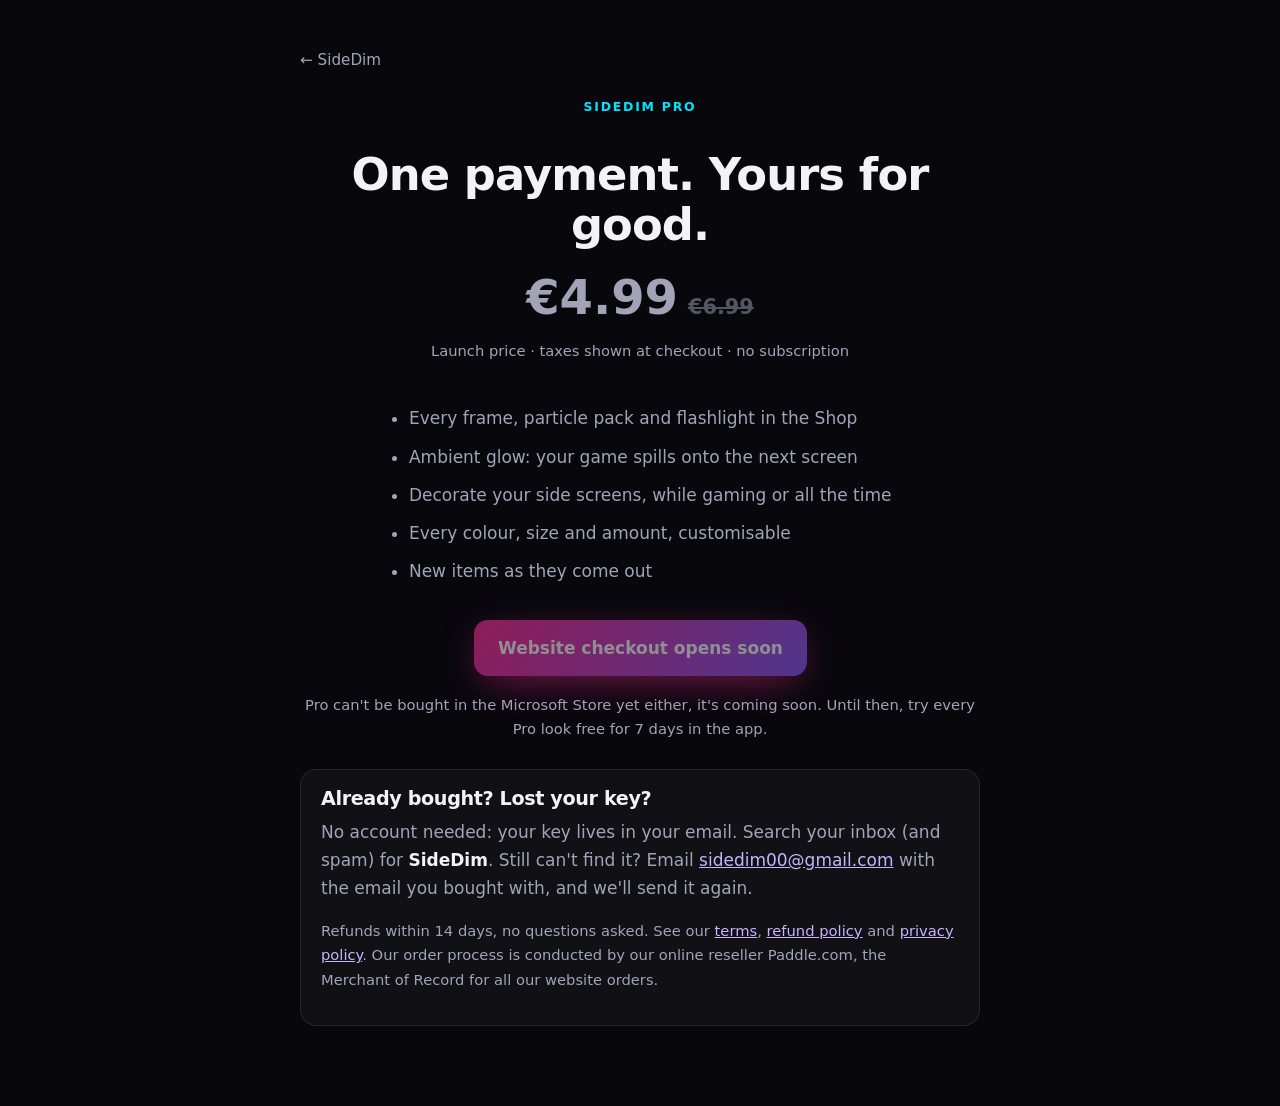
<file: buy.html>
<!doctype html>
<html lang="en">
<head>
  <meta charset="utf-8">
  <meta name="viewport" content="width=device-width, initial-scale=1">
  <title>Get SideDim Pro</title>
  <meta name="description" content="SideDim Pro: one payment, yours for good. Every frame, particle pack and flashlight, Ambient glow and side-screen decorations.">
  <link rel="stylesheet" href="styles.css?v=19">
  <style>
    .buy { max-width: 680px; text-align: center; }
    .buy .amt { font-size: 3rem; font-weight: 800; margin: 8px 0 2px; }
    .buy .amt s { font-size: 1.3rem; opacity: .5; margin-left: 10px; }
    .buy ul { text-align: left; display: inline-block; margin: 18px 0 26px; line-height: 1.9; }
    .buy .box { margin-top: 28px; padding: 18px 20px; border-radius: 16px; border: 1px solid var(--line, #333); background: rgba(255,255,255,.04); text-align: left; }
    .buy .muted { color: var(--muted, #9a9aae); font-size: .92rem; }
    .buy [hidden] { display: none !important; }
    .buy .legal-back { display: block; text-align: left; margin-bottom: 18px; }
  </style>
</head>
<body class="legal-page">
  <main class="legal wrap buy">
    <a class="legal-back" href="index.html">← SideDim</a>
    <span class="eyebrow">SideDim Pro</span>
    <h1>One payment. Yours for good.</h1>
    <div class="amt">€4.99<s>€6.99</s></div>
    <p class="muted">Launch price · taxes shown at checkout · no subscription</p>
    <ul>
      <li>Every frame, particle pack and flashlight in the Shop</li>
      <li>Ambient glow: your game spills onto the next screen</li>
      <li>Decorate your side screens, while gaming or all the time</li>
      <li>Every colour, size and amount, customisable</li>
      <li>New items as they come out</li>
    </ul>

    <div id="ready" hidden>
      <p><button class="btn" id="buyBtn" type="button">Buy Pro – €4.99</button></p>
      <p class="muted">Secure checkout by Paddle. Card, PayPal, Apple Pay or Google Pay.</p>
    </div>
    <div id="soon">
      <p><span class="btn disabled">Website checkout opens soon</span></p>
      <p class="muted">Pro can't be bought in the Microsoft Store yet either, it's coming soon. Until then, try every Pro look free for 7 days in the app.</p>
    </div>

    <div id="thanks" class="box" hidden>
      <h2 style="margin-top:0">Thank you! 💜</h2>
      <p><b>Your license key is on its way to the email you used at checkout.</b> In SideDim, open the
        Shop → <i>Enter license key</i> and paste it in. It works offline, on any of your PCs, and after reinstalling.</p>
    </div>

    <div class="box">
      <h2 style="margin-top:0;font-size:1.2rem">Already bought? Lost your key?</h2>
      <p>No account needed: your key lives in your email. Search your inbox (and spam) for <b>SideDim</b>.
        Still can't find it? Email <a href="mailto:sidedim00@gmail.com">sidedim00@gmail.com</a> with the
        email you bought with, and we'll send it again.</p>
      <p class="muted">Refunds within 14 days, no questions asked. See our <a href="terms.html">terms</a>, <a href="refund.html">refund policy</a> and
        <a href="privacy.html">privacy policy</a>. Our order process is conducted by our online reseller
        Paddle.com, the Merchant of Record for all our website orders.</p>
    </div>
  </main>

  <script src="https://cdn.paddle.com/paddle/v2/paddle.js"></script>
  <script>
    // Filled in once Paddle approves the account (Paddle → Developer tools → Authentication / Catalog).
    const PADDLE_CLIENT_TOKEN = 'live_8d380d0f50b52df2fde706017cf';   // starts with "live_" (public, safe on a web page)
    const PADDLE_PRICE_ID = 'pri_01m78qvemsmr8mdsr5jt5ty47z';           // starts with "pri_"

    // Switched on once Paddle has verified the account and approved sidedim.com.
    const CHECKOUT_LIVE = false;
    const configured = CHECKOUT_LIVE && !PADDLE_CLIENT_TOKEN.startsWith('PADDLE_') && !PADDLE_PRICE_ID.startsWith('PADDLE_');
    const show = id => { for (const x of ['ready', 'soon', 'thanks']) document.getElementById(x).hidden = x !== id; };
    if (configured && window.Paddle) {
      Paddle.Initialize({
        token: PADDLE_CLIENT_TOKEN,
        eventCallback: e => {
          if (e.name === 'checkout.completed') { Paddle.Checkout.close(); show('thanks'); window.scrollTo({ top: 0, behavior: 'smooth' }); }
        },
      });
      show('ready');
      document.getElementById('buyBtn').addEventListener('click', () => Paddle.Checkout.open({
        items: [{ priceId: PADDLE_PRICE_ID, quantity: 1 }],
        settings: { displayMode: 'overlay', theme: 'dark', locale: 'en' },
      }));
      if (location.hash === '#buy') document.getElementById('buyBtn').click();   // "Buy Pro" in the app opens buy.html#buy
    }
  </script>
</body>
</html>
</file>
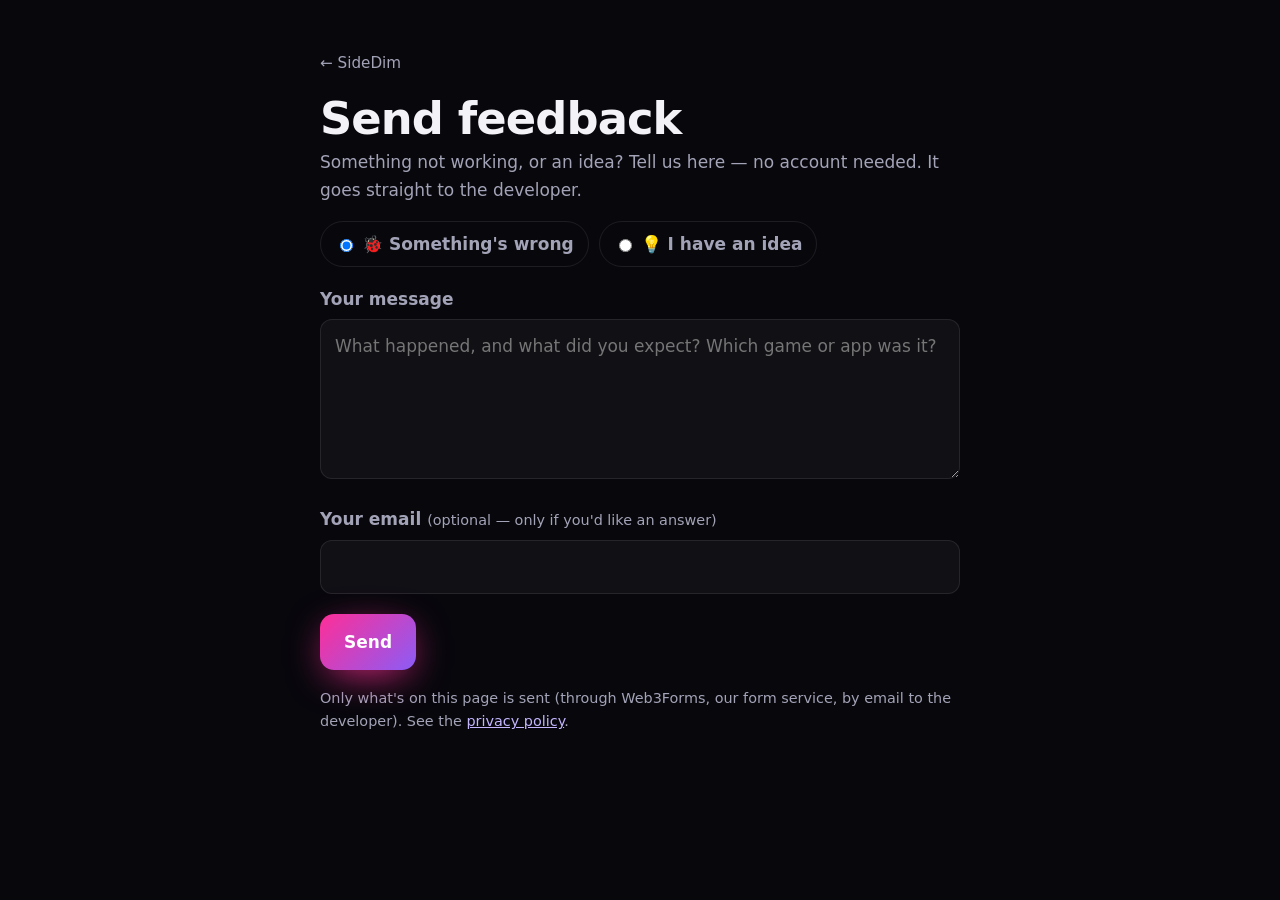
<file: feedback.html>
<!doctype html>
<html lang="en">
<head>
  <meta charset="utf-8">
  <meta name="viewport" content="width=device-width, initial-scale=1">
  <title>Feedback · SideDim</title>
  <meta name="description" content="Report a problem or suggest an idea for SideDim. No account needed.">
  <meta name="robots" content="noindex">
  <link rel="stylesheet" href="styles.css?v=19">
  <style>
    .fb { max-width: 640px; }
    .fb label { display: block; font-weight: 700; margin: 18px 0 6px; }
    .fb .muted { color: var(--muted, #9a9aae); font-size: .9rem; font-weight: 400; }
    .fb textarea, .fb input[type=email] { width: 100%; box-sizing: border-box; padding: 12px 14px; border-radius: 12px; border: 1px solid var(--line, #333); background: rgba(255,255,255,.04); color: inherit; font: inherit; }
    .fb textarea { min-height: 160px; resize: vertical; }
    .fb pre { white-space: pre-wrap; font-size: .82rem; padding: 10px 12px; border-radius: 10px; background: rgba(255,255,255,.04); border: 1px solid var(--line, #333); }
    .fb .kinds { display: flex; gap: 10px; flex-wrap: wrap; }
    .fb .kinds label { margin: 0; font-weight: 600; display: inline-flex; gap: 6px; align-items: center; padding: 8px 14px; border-radius: 99px; border: 1px solid var(--line, #333); cursor: pointer; }
    .fb .status { margin-top: 14px; font-weight: 600; }
    .fb .hp { display: none; }
  </style>
</head>
<body class="legal-page">
  <main class="legal wrap fb">
    <a class="legal-back" href="index.html">← SideDim</a>
    <h1>Send feedback</h1>
    <p>Something not working, or an idea? Tell us here — no account needed. It goes straight to the developer.</p>

    <form id="fb">
      <div class="kinds" role="radiogroup" aria-label="Kind">
        <label><input type="radio" name="kind" value="Problem" checked> 🐞 Something's wrong</label>
        <label><input type="radio" name="kind" value="Idea"> 💡 I have an idea</label>
      </div>

      <label for="msg">Your message</label>
      <textarea id="msg" required placeholder="What happened, and what did you expect? Which game or app was it?"></textarea>

      <div id="detailsWrap" hidden>
        <label><input type="checkbox" id="sendDetails" checked> Include technical details <span class="muted">(added by the app — no app names, no messages)</span></label>
        <pre id="details"></pre>
      </div>

      <label for="email">Your email <span class="muted">(optional — only if you'd like an answer)</span></label>
      <input type="email" id="email" autocomplete="email">
      <input type="checkbox" class="hp" id="botcheck" tabindex="-1" autocomplete="off">

      <p style="margin-top:20px"><button class="btn" type="submit" id="send">Send</button></p>
      <p class="status" id="status" role="status"></p>
      <p class="muted">Only what's on this page is sent (through Web3Forms, our form service, by email to the developer). See the <a href="privacy.html">privacy policy</a>.</p>
    </form>
  </main>
  <script>
    // The form service's public key: it only allows sending a message to the developer's inbox.
    const ACCESS_KEY = 'WEB3FORMS_ACCESS_KEY';
    const $ = id => document.getElementById(id);
    // The app passes the draft after "#" so it never reaches any server.
    const draft = new URLSearchParams(location.hash.slice(1));
    if (draft.get('kind') === 'Idea') document.querySelector('input[value=Idea]').checked = true;
    if (draft.get('msg')) $('msg').value = draft.get('msg');
    if (draft.get('details')) { $('details').textContent = draft.get('details'); $('detailsWrap').hidden = false; }
    history.replaceState(null, '', location.pathname);   // keep the draft out of the address bar / history

    $('fb').addEventListener('submit', async e => {
      e.preventDefault();
      const msg = $('msg').value.trim();
      if (!msg) { $('status').textContent = 'Write a few words first.'; return; }
      const kind = document.querySelector('input[name=kind]:checked').value;
      const details = !$('detailsWrap').hidden && $('sendDetails').checked ? $('details').textContent : '';
      const body = {
        access_key: ACCESS_KEY,
        subject: `SideDim [${kind}] ${msg.split('\n')[0].slice(0, 70)}`,
        from_name: 'SideDim feedback',
        message: msg + (details ? '\n\n--- Technical details ---\n' + details : ''),
        botcheck: $('botcheck').checked,
      };
      const email = $('email').value.trim();
      if (email) body.email = email;
      if (ACCESS_KEY.startsWith('WEB3FORMS')) {   // form service not set up yet: hand it to the visitor's email app
        location.href = `mailto:sidedim00@gmail.com?subject=${encodeURIComponent(body.subject)}&body=${encodeURIComponent(body.message)}`;
        $('status').textContent = 'Your email app opened with your message: just press Send there. Thank you!';
        return;
      }
      $('send').disabled = true; $('status').textContent = 'Sending…';
      try {
        const r = await fetch('https://api.web3forms.com/submit', { method: 'POST', headers: { 'Content-Type': 'application/json', Accept: 'application/json' }, body: JSON.stringify(body) });
        const j = await r.json();
        if (!j.success) throw new Error(j.message || 'failed');
        $('fb').reset(); $('detailsWrap').hidden = true;
        $('status').textContent = 'Sent — thank you! 💜';
      } catch {
        $('status').textContent = "Couldn't send right now. Check your internet and try again.";
      } finally { $('send').disabled = false; }
    });
  </script>
</body>
</html>
</file>
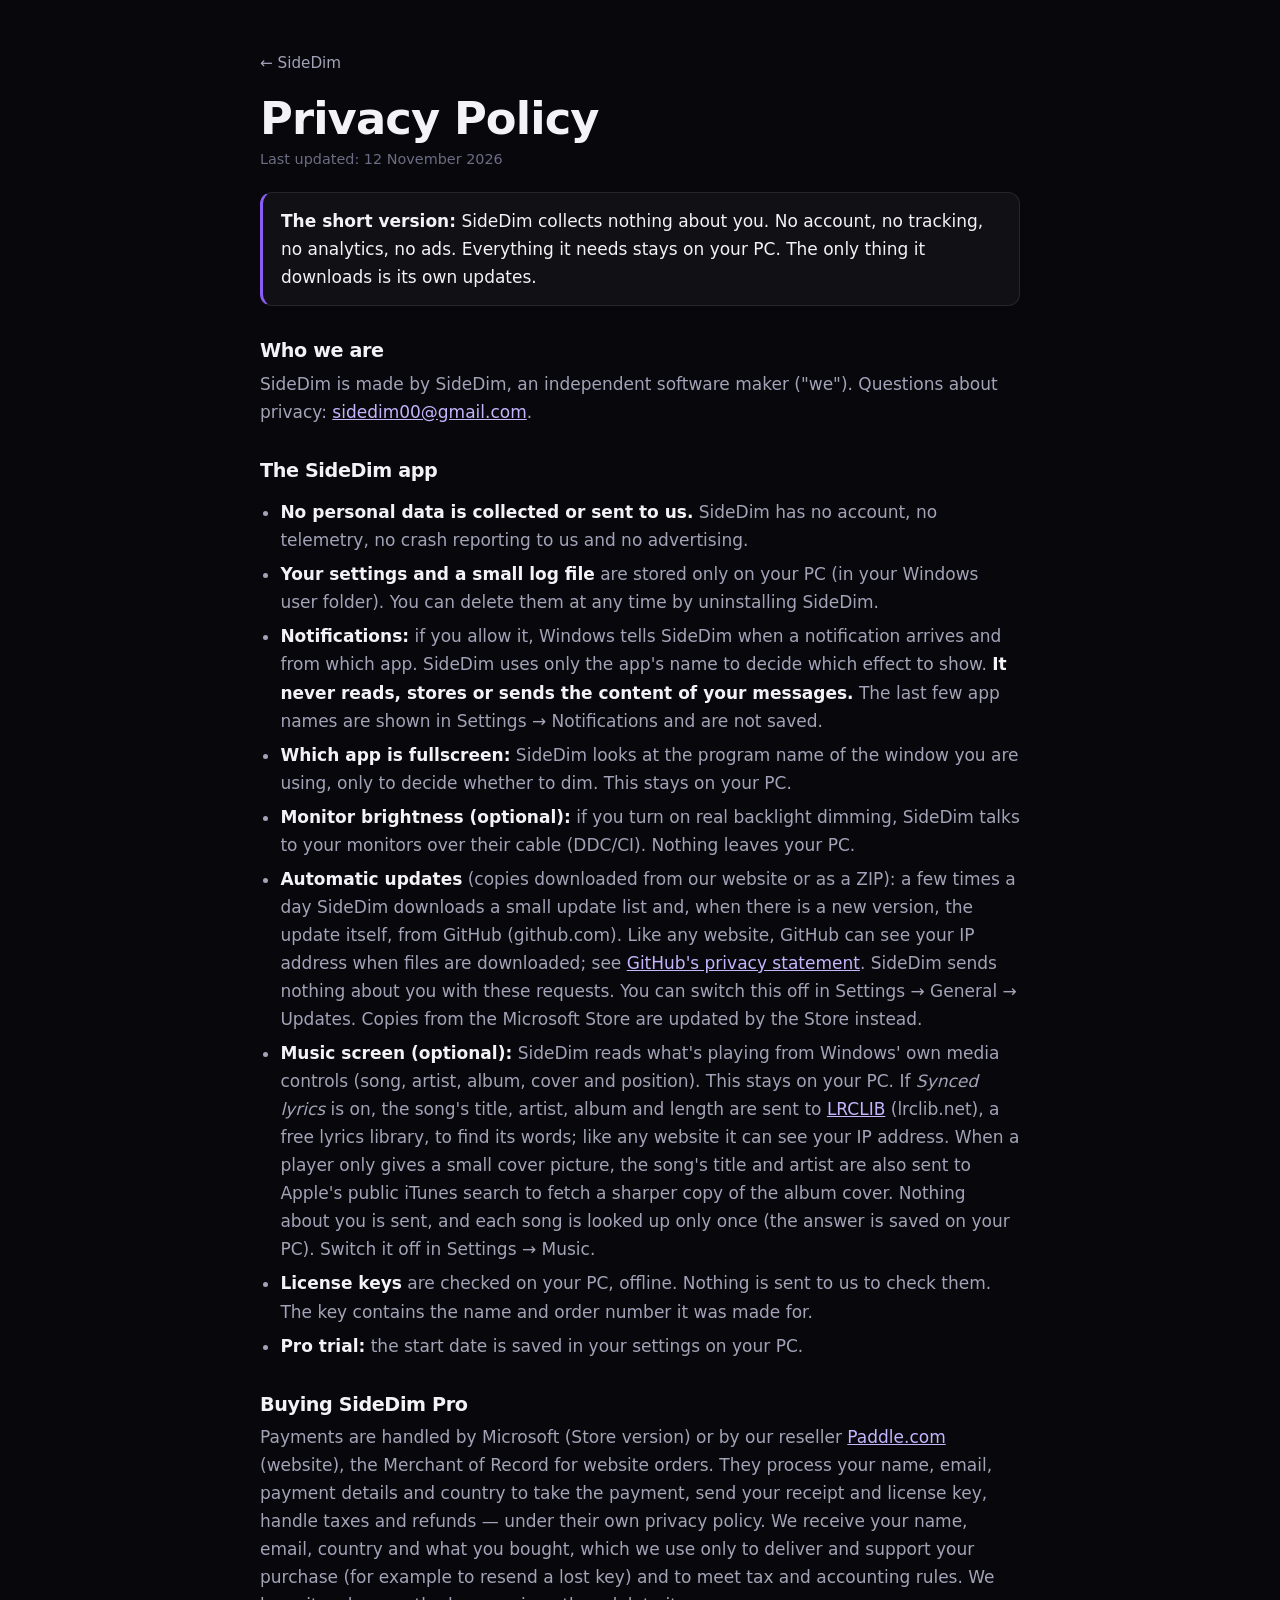
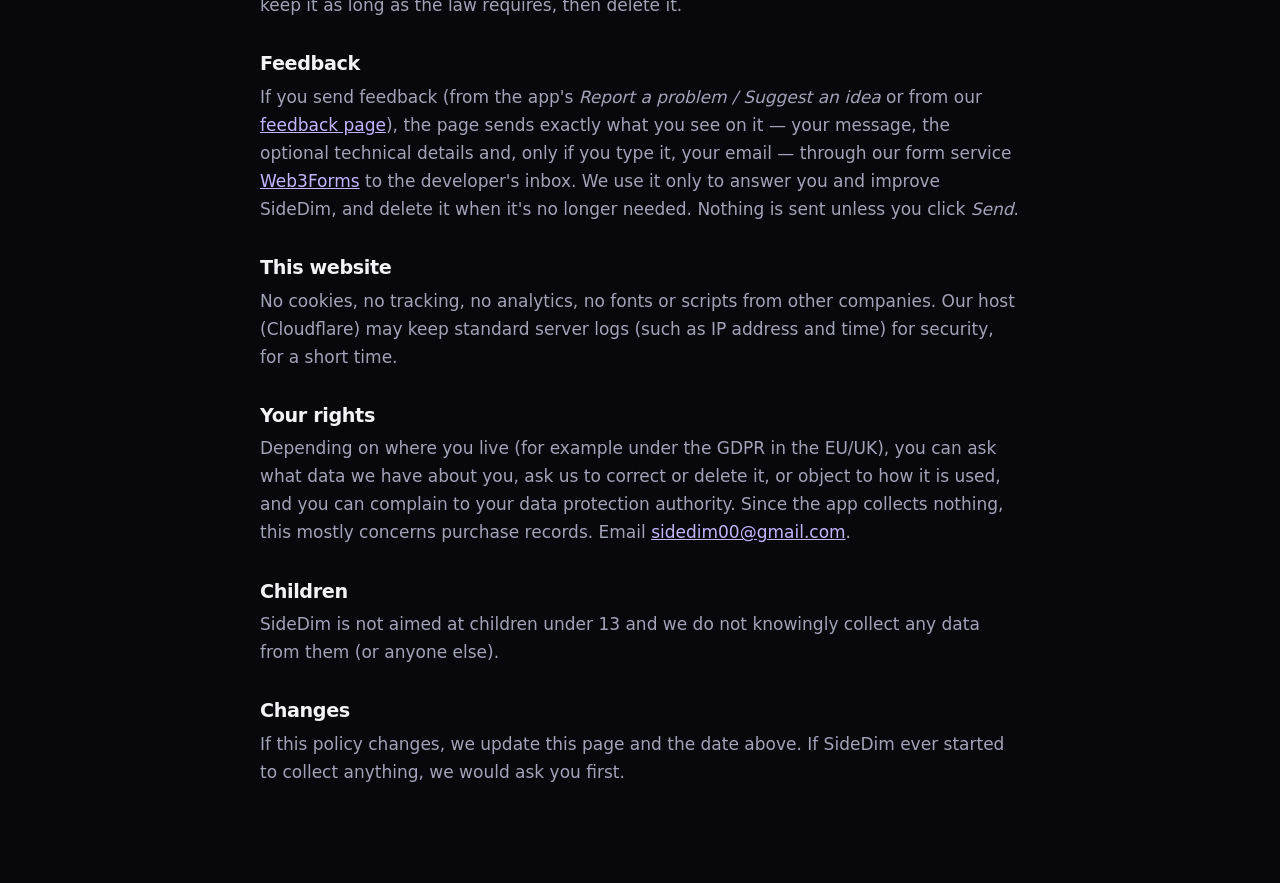
<file: privacy.html>
<!doctype html>
<html lang="en">
<head>
  <meta charset="utf-8">
  <meta name="viewport" content="width=device-width, initial-scale=1">
  <title>Privacy Policy · SideDim</title>
  <meta name="description" content="SideDim collects nothing about you. Here is exactly what the app and this website do.">
  <link rel="stylesheet" href="styles.css?v=19">
</head>
<body class="legal-page">
  <main class="legal wrap">
    <a class="legal-back" href="index.html">← SideDim</a>
    <h1>Privacy Policy</h1>
    <p class="legal-date">Last updated: 12 November 2026</p>

    <div class="legal-short">
      <b>The short version:</b> SideDim collects nothing about you. No account, no tracking, no
      analytics, no ads. Everything it needs stays on your PC. The only thing it downloads is its own
      updates.
    </div>

    <h2>Who we are</h2>
    <p>SideDim is made by SideDim, an independent software maker ("we").
      Questions about privacy: <a href="mailto:sidedim00@gmail.com">sidedim00@gmail.com</a>.</p>

    <h2>The SideDim app</h2>
    <ul>
      <li><b>No personal data is collected or sent to us.</b> SideDim has no account, no telemetry,
        no crash reporting to us and no advertising.</li>
      <li><b>Your settings and a small log file</b> are stored only on your PC (in your Windows user
        folder). You can delete them at any time by uninstalling SideDim.</li>
      <li><b>Notifications:</b> if you allow it, Windows tells SideDim when a notification arrives and
        from which app. SideDim uses only the app's name to decide which effect to show.
        <b>It never reads, stores or sends the content of your messages.</b> The last few app names
        are shown in Settings → Notifications and are not saved.</li>
      <li><b>Which app is fullscreen:</b> SideDim looks at the program name of the window you are
        using, only to decide whether to dim. This stays on your PC.</li>
      <li><b>Monitor brightness (optional):</b> if you turn on real backlight dimming, SideDim talks to
        your monitors over their cable (DDC/CI). Nothing leaves your PC.</li>
      <li><b>Automatic updates</b> (copies downloaded from our website or as a ZIP): a few times a
        day SideDim downloads a small update list and, when there is a new version, the update
        itself, from GitHub (github.com). Like any website, GitHub can see your IP address when
        files are downloaded; see <a href="https://docs.github.com/site-policy/privacy-policies/github-general-privacy-statement">GitHub's privacy statement</a>.
        SideDim sends nothing about you with these requests. You can switch this off in Settings →
        General → Updates. Copies from the Microsoft Store are updated by the Store instead.</li>
      <li><b>Music screen (optional):</b> SideDim reads what's playing from Windows' own media controls
        (song, artist, album, cover and position). This stays on your PC. If <i>Synced lyrics</i> is on, the
        song's title, artist, album and length are sent to <a href="https://lrclib.net">LRCLIB</a> (lrclib.net),
        a free lyrics library, to find its words; like any website it can see your IP address. When a player only gives a small cover picture, the song's title and artist are also sent to
        Apple's public iTunes search to fetch a sharper copy of the album cover. Nothing about
        you is sent, and each song is looked up only once (the answer is saved on your PC). Switch it off in
        Settings → Music.</li>
      <li><b>License keys</b> are checked on your PC, offline. Nothing is sent to us to check them.
        The key contains the name and order number it was made for.</li>
      <li><b>Pro trial:</b> the start date is saved in your settings on your PC.</li>
    </ul>

    <h2>Buying SideDim Pro</h2>
    <p>Payments are handled by Microsoft (Store version) or by our reseller
      <a href="https://www.paddle.com/legal/privacy">Paddle.com</a> (website), the Merchant of Record for website orders. They process your name, email, payment details and
      country to take the payment, send your receipt and license key, handle taxes and refunds —
      under their own privacy policy. We receive your name, email, country and what you bought, which we use
      only to deliver and support your purchase (for example to resend a lost key) and to meet tax
      and accounting rules. We keep it as long as the law requires, then delete it.</p>

    <h2>Feedback</h2>
    <p>If you send feedback (from the app&apos;s <i>Report a problem / Suggest an idea</i> or from our
      <a href="feedback.html">feedback page</a>), the page sends exactly what you see on it &mdash; your
      message, the optional technical details and, only if you type it, your email &mdash; through our form
      service <a href="https://web3forms.com/privacy">Web3Forms</a> to the developer&apos;s inbox. We use it
      only to answer you and improve SideDim, and delete it when it&apos;s no longer needed. Nothing is
      sent unless you click <i>Send</i>.</p>

    <h2>This website</h2>
    <p>No cookies, no tracking, no analytics, no fonts or scripts from other companies. Our host
      (Cloudflare) may keep standard server logs (such as IP address and time) for security,
      for a short time.</p>

    <h2>Your rights</h2>
    <p>Depending on where you live (for example under the GDPR in the EU/UK), you can ask what data
      we have about you, ask us to correct or delete it, or object to how it is used, and you can
      complain to your data protection authority. Since the app collects nothing, this mostly concerns
      purchase records. Email <a href="mailto:sidedim00@gmail.com">sidedim00@gmail.com</a>.</p>

    <h2>Children</h2>
    <p>SideDim is not aimed at children under 13 and we do not knowingly collect any data from
      them (or anyone else).</p>

    <h2>Changes</h2>
    <p>If this policy changes, we update this page and the date above. If SideDim ever started to
      collect anything, we would ask you first.</p>
  </main>
</body>
</html>
</file>
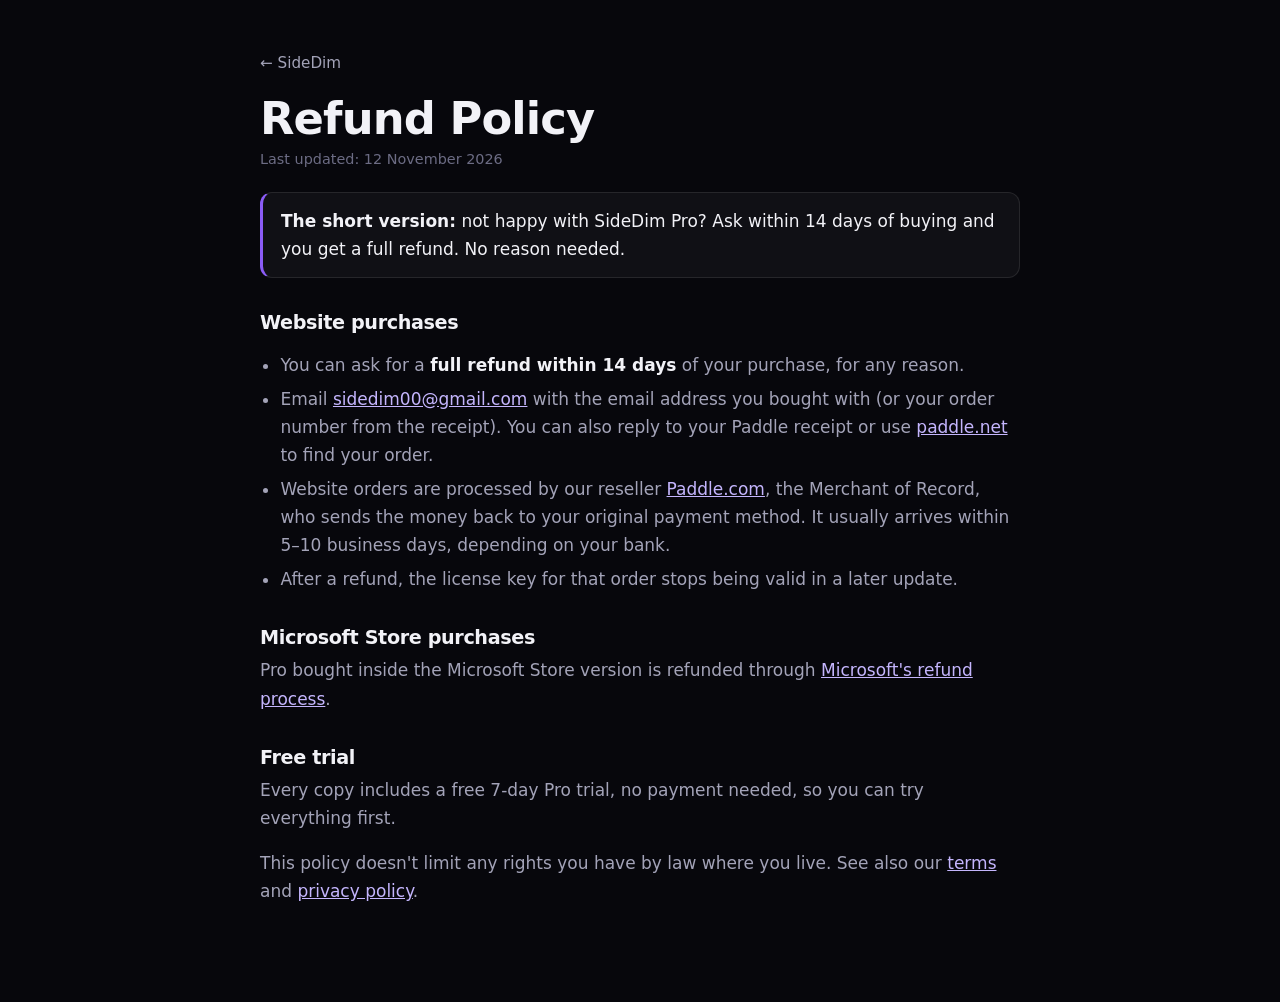
<file: refund.html>
<!doctype html>
<html lang="en">
<head>
  <meta charset="utf-8">
  <meta name="viewport" content="width=device-width, initial-scale=1">
  <title>Refund Policy · SideDim</title>
  <meta name="description" content="SideDim Pro refunds: full refund within 14 days, no questions asked.">
  <link rel="stylesheet" href="styles.css?v=19">
</head>
<body class="legal-page">
  <main class="legal wrap">
    <a class="legal-back" href="index.html">← SideDim</a>
    <h1>Refund Policy</h1>
    <p class="legal-date">Last updated: 12 November 2026</p>

    <div class="legal-short">
      <b>The short version:</b> not happy with SideDim Pro? Ask within 14 days of buying and you get a
      full refund. No reason needed.
    </div>

    <h2>Website purchases</h2>
    <ul>
      <li>You can ask for a <b>full refund within 14 days</b> of your purchase, for any reason.</li>
      <li>Email <a href="mailto:sidedim00@gmail.com">sidedim00@gmail.com</a> with the email address you
        bought with (or your order number from the receipt). You can also reply to your Paddle receipt
        or use <a href="https://paddle.net">paddle.net</a> to find your order.</li>
      <li>Website orders are processed by our reseller <a href="https://www.paddle.com">Paddle.com</a>, the
        Merchant of Record, who sends the money back to your original payment method. It usually
        arrives within 5–10 business days, depending on your bank.</li>
      <li>After a refund, the license key for that order stops being valid in a later update.</li>
    </ul>

    <h2>Microsoft Store purchases</h2>
    <p>Pro bought inside the Microsoft Store version is refunded through
      <a href="https://support.microsoft.com/account-billing/how-to-request-a-refund-for-an-app-or-game-purchased-from-microsoft-store-8e01d4ca-4a6e-a3c0-2d4c-c3c2b8e0a6b8">Microsoft's refund process</a>.</p>

    <h2>Free trial</h2>
    <p>Every copy includes a free 7-day Pro trial, no payment needed, so you can try everything first.</p>

    <p>This policy doesn't limit any rights you have by law where you live. See also our
      <a href="terms.html">terms</a> and <a href="privacy.html">privacy policy</a>.</p>
  </main>
</body>
</html>
</file>
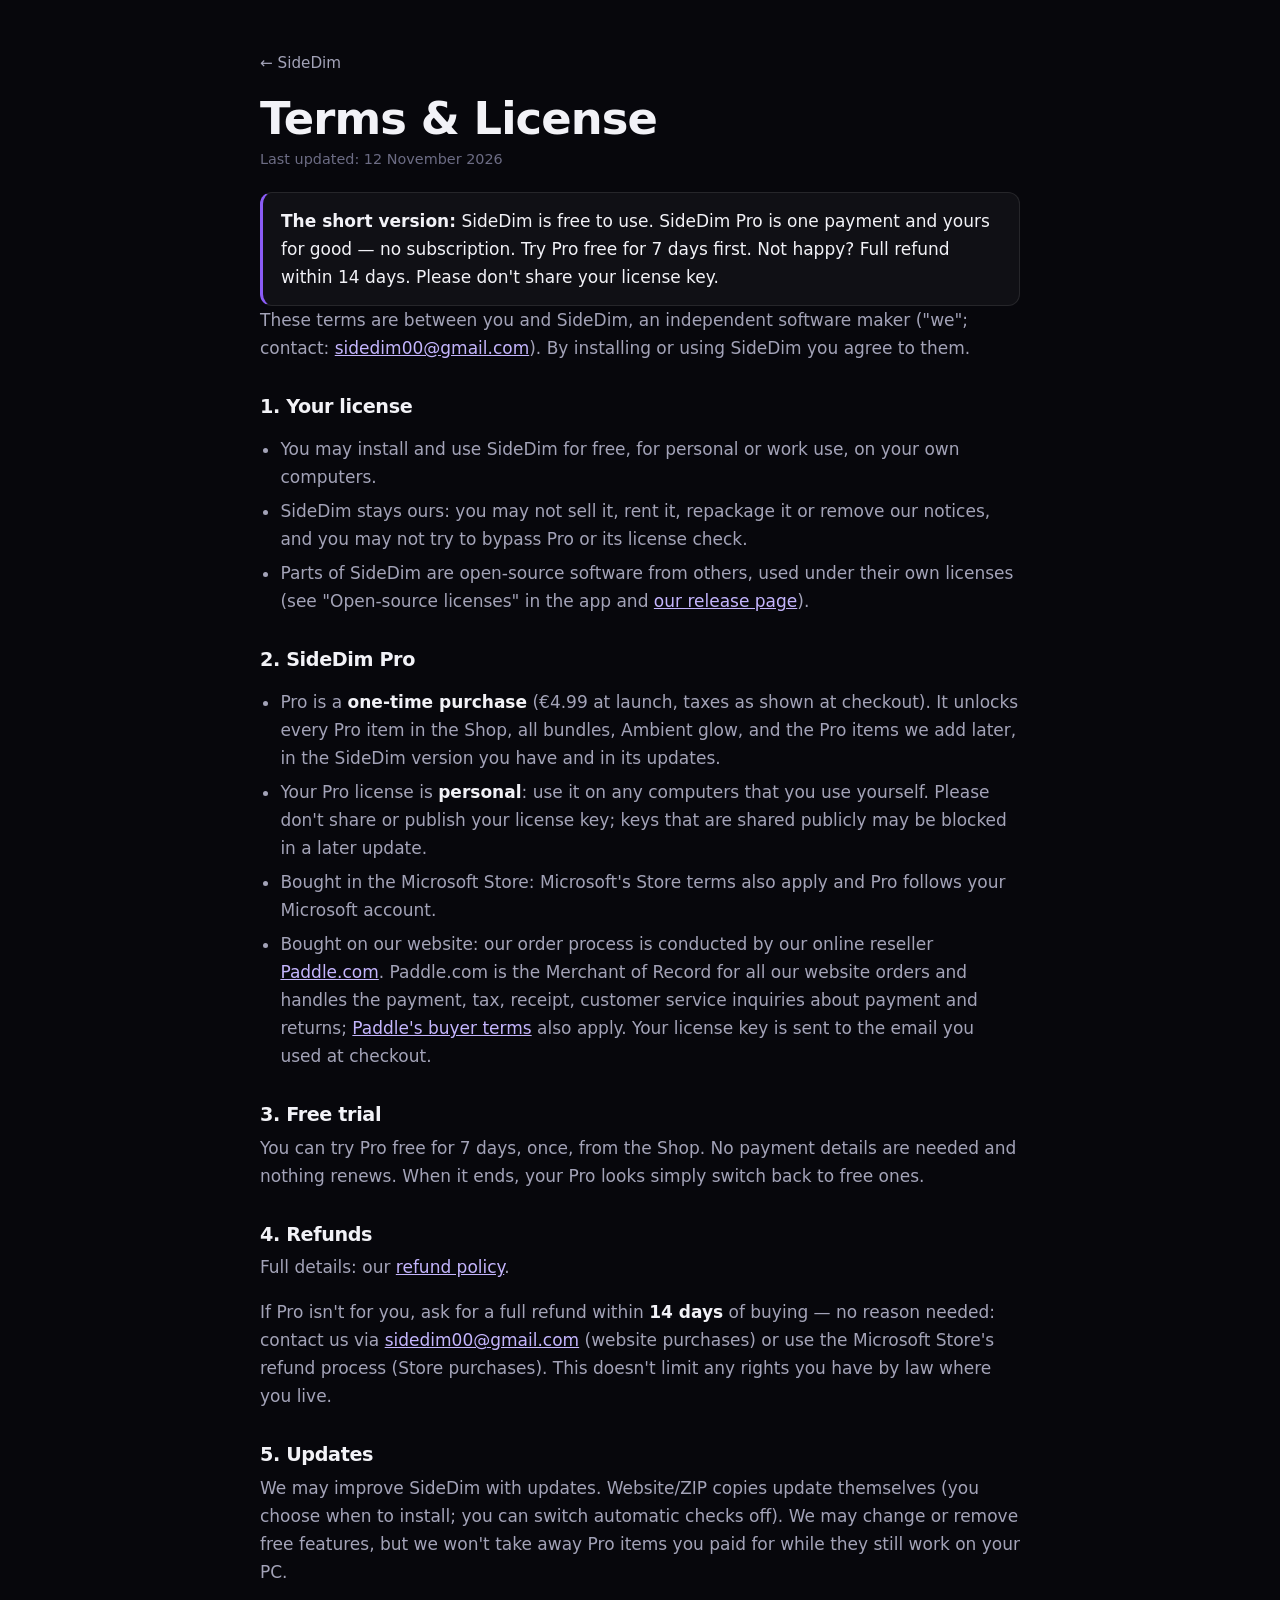
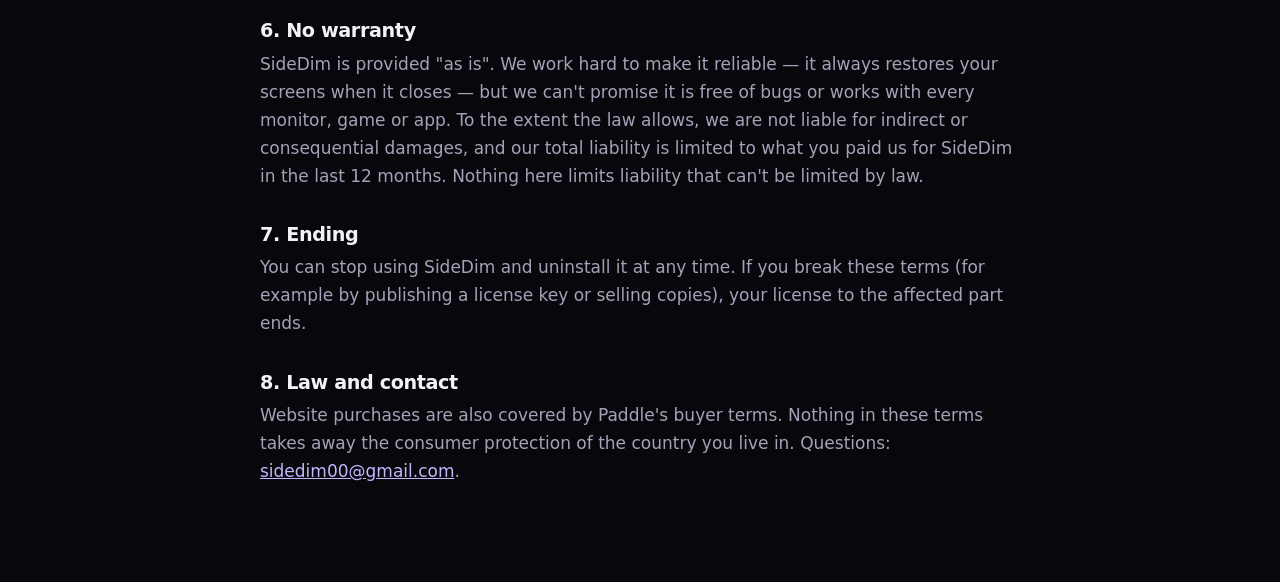
<file: terms.html>
<!doctype html>
<html lang="en">
<head>
  <meta charset="utf-8">
  <meta name="viewport" content="width=device-width, initial-scale=1">
  <title>Terms &amp; License · SideDim</title>
  <meta name="description" content="The SideDim license, SideDim Pro, the free trial and refunds in plain words.">
  <link rel="stylesheet" href="styles.css?v=19">
</head>
<body class="legal-page">
  <main class="legal wrap">
    <a class="legal-back" href="index.html">← SideDim</a>
    <h1>Terms &amp; License</h1>
    <p class="legal-date">Last updated: 12 November 2026</p>

    <div class="legal-short">
      <b>The short version:</b> SideDim is free to use. SideDim Pro is one payment and yours for
      good — no subscription. Try Pro free for 7 days first. Not happy? Full refund within 14 days.
      Please don't share your license key.
    </div>

    <p>These terms are between you and SideDim, an independent software maker ("we"; contact: <a href="mailto:sidedim00@gmail.com">sidedim00@gmail.com</a>). By installing or
      using SideDim you agree to them.</p>

    <h2>1. Your license</h2>
    <ul>
      <li>You may install and use SideDim for free, for personal or work use, on your own computers.</li>
      <li>SideDim stays ours: you may not sell it, rent it, repackage it or remove our notices, and
        you may not try to bypass Pro or its license check.</li>
      <li>Parts of SideDim are open-source software from others, used under their own licenses
        (see "Open-source licenses" in the app and <a href="https://github.com/Danmad64/sidedim-releases">our release page</a>).</li>
    </ul>

    <h2>2. SideDim Pro</h2>
    <ul>
      <li>Pro is a <b>one-time purchase</b> (€4.99 at launch, taxes as shown at checkout). It unlocks every
        Pro item in the Shop, all bundles, Ambient glow, and the Pro items we add later, in the
        SideDim version you have and in its updates.</li>
      <li>Your Pro license is <b>personal</b>: use it on any computers that you use yourself. Please
        don't share or publish your license key; keys that are shared publicly may be blocked in a
        later update.</li>
      <li>Bought in the Microsoft Store: Microsoft's Store terms also apply and Pro follows your
        Microsoft account.</li>
      <li>Bought on our website: our order process is conducted by our online reseller
        <a href="https://www.paddle.com">Paddle.com</a>. Paddle.com is the Merchant of Record for all our
        website orders and handles the payment, tax, receipt, customer service inquiries about payment and
        returns; <a href="https://www.paddle.com/legal/checkout-buyer-terms">Paddle's buyer terms</a> also apply.
        Your license key is sent to the email you used at checkout.</li>
    </ul>

    <h2>3. Free trial</h2>
    <p>You can try Pro free for 7 days, once, from the Shop. No payment details are needed and
      nothing renews. When it ends, your Pro looks simply switch back to free ones.</p>

    <h2>4. Refunds</h2>
    <p>Full details: our <a href="refund.html">refund policy</a>.</p>
    <p>If Pro isn't for you, ask for a full refund within <b>14 days</b> of buying — no reason needed:
      contact us via <a href="mailto:sidedim00@gmail.com">sidedim00@gmail.com</a> (website purchases) or use the
      Microsoft Store's refund process (Store purchases). This doesn't limit any rights you have by
      law where you live.</p>

    <h2>5. Updates</h2>
    <p>We may improve SideDim with updates. Website/ZIP copies update themselves (you choose when to
      install; you can switch automatic checks off). We may change or remove free features, but we
      won't take away Pro items you paid for while they still work on your PC.</p>

    <h2>6. No warranty</h2>
    <p>SideDim is provided "as is". We work hard to make it reliable — it always restores your
      screens when it closes — but we can't promise it is free of bugs or works with every
      monitor, game or app. To the extent the law allows, we are not liable for indirect or
      consequential damages, and our total liability is limited to what you paid us for SideDim in
      the last 12 months. Nothing here limits liability that can't be limited by law.</p>

    <h2>7. Ending</h2>
    <p>You can stop using SideDim and uninstall it at any time. If you break these terms (for example
      by publishing a license key or selling copies), your license to the affected part ends.</p>

    <h2>8. Law and contact</h2>
    <p>Website purchases are also covered by Paddle's buyer terms. Nothing in these terms takes away
      the consumer protection of the country you live in. Questions:
      <a href="mailto:sidedim00@gmail.com">sidedim00@gmail.com</a>.</p>
  </main>
</body>
</html>
</file>
<file: styles.css>
/* SideDim website — no frameworks, no web fonts, no trackers. */
@property --angle { syntax: "<angle>"; initial-value: 0deg; inherits: false; }

:root {
  --bg: #07070c;
  --bg2: #0e0e17;
  --card: rgba(255, 255, 255, 0.04);
  --line: rgba(255, 255, 255, 0.09);
  --text: #f2f2f7;
  --muted: #a3a3b8;
  --dim: #6c6c84;
  --violet: #8b5cf6;
  --pink: #ff2e97;
  --cyan: #00e5ff;
  --blurple: #5865f2;
  --green: #25d366;
  --amber: #ffb020;
  --radius: 18px;
  --max: 1160px;
  --font: "Segoe UI Variable Display", "Segoe UI", system-ui, -apple-system, Roboto, sans-serif;
}

* { box-sizing: border-box; }
html { scroll-behavior: smooth; }
body {
  margin: 0; background: var(--bg); color: var(--text); font-family: var(--font);
  font-size: 17px; line-height: 1.6; overflow-x: hidden; -webkit-font-smoothing: antialiased;
}
img, canvas, svg { display: block; max-width: 100%; }
a { color: inherit; }
h1, h2, h3 { line-height: 1.12; margin: 0 0 0.5em; letter-spacing: -0.02em; }
h2 { font-size: clamp(2rem, 4.4vw, 3.2rem); }
h3 { font-size: 1.25rem; }
p { margin: 0 0 1em; color: var(--muted); }
.wrap { width: min(var(--max), calc(100% - 32px)); margin: 0 auto; }
section { padding: clamp(72px, 10vw, 130px) 0; position: relative; }
.eyebrow { display: inline-block; font-size: 0.78rem; font-weight: 700; letter-spacing: 0.14em; text-transform: uppercase; color: var(--cyan); margin-bottom: 14px; }
.lead { font-size: 1.15rem; max-width: 640px; }
.center { text-align: center; } .center .lead { margin-inline: auto; }
.grad-text { background: linear-gradient(100deg, var(--pink), var(--violet) 45%, var(--cyan)); -webkit-background-clip: text; background-clip: text; color: transparent; background-size: 200% 100%; animation: slide 8s linear infinite; }
@keyframes slide { to { background-position: -200% 0; } }

/* ---------- page-wide cursor light + grain ---------- */
.cursor-light { position: fixed; inset: 0; pointer-events: none; z-index: 1; background: radial-gradient(520px circle at var(--mx, 50%) var(--my, 30%), rgba(139, 92, 246, 0.10), transparent 60%); }
.stars-bg { position: fixed; top: 0; left: 0; width: 100vw; height: 100vh; z-index: 0; pointer-events: none; }
main, header, footer { position: relative; z-index: 2; }

/* ---------- scroll progress: a glowing line along the top ---------- */
.progress { position: fixed; top: 0; left: 0; height: 2px; width: 100%; z-index: 60; transform-origin: 0 50%; transform: scaleX(var(--p, 0)); background: linear-gradient(90deg, var(--pink), var(--violet), var(--cyan)); box-shadow: 0 0 12px var(--violet); pointer-events: none; }

/* ---------- "works with" strip ---------- */
.marquee { position: relative; z-index: 2; overflow: hidden; padding: 22px 0; border-block: 1px solid var(--line); background: rgba(255,255,255,0.015); -webkit-mask: linear-gradient(90deg, transparent, #000 12%, #000 88%, transparent); mask: linear-gradient(90deg, transparent, #000 12%, #000 88%, transparent); }
.marquee-track { display: flex; gap: 14px; width: max-content; animation: marquee 38s linear infinite; }
.marquee:hover .marquee-track { animation-play-state: paused; }
.marquee span { display: inline-flex; align-items: center; gap: 9px; white-space: nowrap; font-weight: 600; font-size: .95rem; padding: 9px 16px; border-radius: 99px; border: 1px solid var(--line); background: rgba(255,255,255,0.03); color: var(--text); }
.marquee span::before { content: ""; width: 9px; height: 9px; border-radius: 50%; background: var(--c); box-shadow: 0 0 10px var(--c); }
@keyframes marquee { to { transform: translateX(calc(-50% - 7px)); } }

/* ---------- nav ---------- */
.nav { position: fixed; top: 14px; left: 50%; transform: translateX(-50%); z-index: 50; width: min(var(--max), calc(100% - 24px)); display: flex; align-items: center; gap: 18px; padding: 10px 14px 10px 18px; border-radius: 16px; background: rgba(12, 12, 20, 0.6); border: 1px solid var(--line); backdrop-filter: blur(16px) saturate(1.4); -webkit-backdrop-filter: blur(16px) saturate(1.4); }
.brand { display: flex; align-items: center; gap: 10px; font-weight: 800; text-decoration: none; font-size: 1.05rem; }
.brand svg { width: 28px; height: 28px; }
.nav-links { display: flex; gap: 4px; margin-left: auto; }
.nav-links a { text-decoration: none; color: var(--muted); font-size: 0.92rem; padding: 6px 12px; border-radius: 10px; transition: color .2s, background .2s; }
.nav-links a:hover { color: var(--text); background: rgba(255,255,255,0.06); }
@media (max-width: 860px) { .nav-links { display: none; } .nav .btn { margin-left: auto; } }

/* ---------- buttons ---------- */
.btn { --c1: var(--pink); --c2: var(--violet); position: relative; display: inline-flex; align-items: center; gap: 10px; padding: 14px 24px; border-radius: 14px; border: 0; font: inherit; font-weight: 700; color: #fff; text-decoration: none; cursor: pointer; background: linear-gradient(135deg, var(--c1), var(--c2)); box-shadow: 0 10px 40px -10px var(--c1); transition: transform .25s cubic-bezier(.2,.8,.2,1), box-shadow .25s; will-change: transform; }
.btn:hover { box-shadow: 0 14px 50px -8px var(--c1); }
.btn.small { padding: 9px 16px; font-size: 0.9rem; border-radius: 11px; }
.btn.ghost { background: rgba(255,255,255,0.05); border: 1px solid var(--line); box-shadow: none; }
.btn.ghost:hover { background: rgba(255,255,255,0.09); }
.btn .soon { font-size: 0.72rem; font-weight: 700; padding: 2px 8px; border-radius: 99px; background: rgba(0,0,0,0.3); }

/* ---------- flowing border (like the "Flow" frame in the app) ---------- */
.flow { position: relative; border-radius: var(--radius); }
.flow::before { content: ""; position: absolute; inset: -1px; border-radius: inherit; padding: 1.5px; background: conic-gradient(from var(--angle), transparent 0 60%, var(--c, var(--cyan)) 75%, var(--c2, var(--pink)) 85%, transparent 95%); -webkit-mask: linear-gradient(#000 0 0) content-box, linear-gradient(#000 0 0); -webkit-mask-composite: xor; mask-composite: exclude; animation: spin 4s linear infinite; pointer-events: none; }
.flow::after { content: ""; position: absolute; inset: -1px; border-radius: inherit; background: conic-gradient(from var(--angle), transparent 0 60%, var(--c, var(--cyan)) 75%, var(--c2, var(--pink)) 85%, transparent 95%); filter: blur(18px); opacity: .35; z-index: -1; animation: spin 4s linear infinite; pointer-events: none; }
@keyframes spin { to { --angle: 360deg; } }

/* ---------- hero ---------- */
.hero { padding-top: 150px; min-height: min(100vh, 1100px); display: flex; align-items: center; }
.hero-grid { display: grid; grid-template-columns: 1fr; gap: 56px; text-align: center; }
.hero h1 { font-size: clamp(2.5rem, 6.6vw, 5.2rem); font-weight: 800; letter-spacing: -0.035em; }
.hero h1 .line { display: block; }
.hero .lead { margin: 0 auto 30px; font-size: clamp(1.05rem, 1.6vw, 1.3rem); }
.hero-cta { display: flex; gap: 12px; justify-content: center; flex-wrap: wrap; }
.chips { display: flex; gap: 10px; justify-content: center; flex-wrap: wrap; margin-top: 26px; }
.chip { font-size: 0.85rem; color: var(--muted); padding: 6px 12px; border-radius: 99px; border: 1px solid var(--line); background: rgba(255,255,255,0.03); }
.chip b { color: var(--text); font-weight: 600; }
.split-in .ch { display: inline-block; opacity: 0; transform: translateY(0.5em) rotate(4deg); filter: blur(8px); animation: chIn .8s cubic-bezier(.2,.8,.2,1) forwards; }
.grad-text .ch { color: #d9b8ff; -webkit-text-fill-color: #d9b8ff; } /* letters can't share one gradient while animating; the plain gradient text returns afterwards */
@keyframes chIn { to { opacity: 1; transform: none; filter: none; } }
.fade-up { opacity: 0; transform: translateY(18px); animation: fadeUp .9s cubic-bezier(.2,.8,.2,1) forwards; }
@keyframes fadeUp { to { opacity: 1; transform: none; } }

/* ---------- desk mock (two monitors) ---------- */
.desk { position: relative; display: flex; justify-content: center; align-items: flex-end; gap: clamp(8px, 1.6vw, 18px); perspective: 1400px; padding: 0 0 50px; }
.desk::after { content: ""; position: absolute; left: 5%; right: 5%; bottom: 18px; height: 40px; background: radial-gradient(50% 100% at 50% 0, rgba(139,92,246,0.25), transparent 70%); filter: blur(10px); }
.monitor { position: relative; width: min(46%, 520px); aspect-ratio: 16 / 9.4; border-radius: 12px; padding: 7px; background: linear-gradient(#24242f, #15151d); box-shadow: 0 30px 80px -20px rgba(0,0,0,.9), inset 0 0 0 1px rgba(255,255,255,0.07); transition: transform .6s; }
.monitor.left { transform: rotateY(12deg); transform-origin: right center; }
.monitor.right { transform: rotateY(-12deg); transform-origin: left center; }
.monitor::after { content: ""; position: absolute; left: 44%; right: 44%; bottom: -34px; height: 34px; background: linear-gradient(#1d1d26, #121218); clip-path: polygon(30% 0, 70% 0, 100% 100%, 0 100%); }
.screen { position: relative; width: 100%; height: 100%; border-radius: 6px; overflow: hidden; background: #1a1d2b; }
.mlabel { position: absolute; top: -28px; left: 0; right: 0; text-align: center; font-size: 0.75rem; color: var(--dim); letter-spacing: .08em; text-transform: uppercase; }

/* desktop contents */
.wall { position: absolute; inset: 0; background: radial-gradient(120% 90% at 20% 0%, #3b4a8f, transparent 60%), radial-gradient(90% 80% at 100% 100%, #7b2f6e, transparent 60%), #232848; }
.win { position: absolute; border-radius: 6px; background: #f4f5fa; box-shadow: 0 8px 24px rgba(0,0,0,.35); overflow: hidden; }
.win .bar { height: 9%; min-height: 8px; background: #e3e5ee; }
.win.browser { left: 6%; top: 8%; width: 50%; height: 62%; }
.win.browser .row { height: 6%; margin: 6% 8% 0; border-radius: 3px; background: #d7d9e4; }
.win.browser .row.w60 { width: 50%; } .win.browser .row.hero { height: 26%; background: linear-gradient(120deg, #ffd36b, #ff7a7a); }
.win.chat { right: 5%; top: 18%; width: 38%; height: 72%; background: #313338; transition: box-shadow .5s; }
.win.chat .bar { background: #1e1f22; }
.win.chat .msg { display: flex; gap: 6%; margin: 9% 8% 0; align-items: center; }
.win.chat .av { width: 14%; aspect-ratio: 1; border-radius: 50%; background: #5865f2; flex: none; }
.win.chat .av.b { background: #eb459e; } .win.chat .av.c { background: #3ba55c; }
.win.chat .tx { height: 5px; flex: 1; border-radius: 3px; background: #4e5058; }
.win.chat .msg.new { opacity: 0; transform: translateY(6px); transition: opacity .4s, transform .4s; }
.taskbar { position: absolute; left: 0; right: 0; bottom: 0; height: 7%; background: rgba(20,20,30,.75); }

/* the dimming layer — sits above the desktop; the chat window can rise above it (Spotlight) */
.dimmer { position: absolute; inset: 0; background: #000; opacity: 0; transition: opacity 1.2s cubic-bezier(.4,0,.2,1); pointer-events: none; z-index: 5; }
.ambient { position: absolute; top: 0; bottom: 0; width: 34%; opacity: 0; transition: opacity 1.2s; z-index: 6; pointer-events: none; mix-blend-mode: screen; }
.ambient.on-left { left: 0; background: linear-gradient(90deg, var(--amb, #ff2e97), transparent); }
.ambient.on-right { right: 0; background: linear-gradient(270deg, var(--amb, #ff2e97), transparent); }
.spot .win.chat { z-index: 7; box-shadow: 0 0 0 2px var(--app, #5865f2), 0 0 28px 6px var(--app, #5865f2); }
.spot .win.chat .msg.new { opacity: 1; transform: none; }
.toast { position: absolute; z-index: 8; right: 6%; bottom: 11%; padding: 5px 9px; border-radius: 6px; font-size: clamp(7px, 1vw, 11px); background: #111216; color: #fff; border-left: 3px solid var(--app, #5865f2); opacity: 0; transform: translateY(8px); transition: .4s; white-space: nowrap; }
.spot .toast { opacity: 1; transform: none; }

/* the "game" */
.game { position: absolute; inset: 0; opacity: 0; transition: opacity .8s; }
.game canvas { width: 100%; height: 100%; }
.playing .game { opacity: 1; }
.hud { position: absolute; left: 4%; bottom: 6%; font-size: clamp(7px, 1vw, 11px); color: #fff; font-weight: 700; text-shadow: 0 1px 4px rgba(0,0,0,.6); }

.demo-caption { display: flex; justify-content: center; margin-top: 4px; }
.steps-pill { display: inline-flex; gap: 6px; padding: 6px; border-radius: 99px; background: rgba(255,255,255,0.04); border: 1px solid var(--line); flex-wrap: wrap; justify-content: center; }
.steps-pill span { font-size: 0.82rem; padding: 6px 14px; border-radius: 99px; color: var(--dim); transition: .4s; }
.steps-pill span.on { color: #fff; background: linear-gradient(135deg, rgba(255,46,151,.4), rgba(139,92,246,.4)); box-shadow: 0 0 20px -4px var(--violet); }

/* ---------- problems ---------- */
.cards { display: grid; grid-template-columns: repeat(auto-fit, minmax(250px, 1fr)); gap: 18px; margin-top: 48px; }
.card { position: relative; padding: 26px; border-radius: var(--radius); background: var(--card); border: 1px solid var(--line); transform-style: preserve-3d; transition: transform .2s, border-color .3s, background .3s; overflow: hidden; }
.card:hover { border-color: rgba(255,255,255,0.18); background: rgba(255,255,255,0.06); }
.card::before { content: ""; position: absolute; inset: 0; background: radial-gradient(300px circle at var(--x, 50%) var(--y, 50%), rgba(255,255,255,0.08), transparent 50%); opacity: 0; transition: opacity .3s; pointer-events: none; }
.card:hover::before { opacity: 1; }
.card .ico { width: 46px; height: 46px; border-radius: 13px; display: grid; place-items: center; font-size: 1.4rem; margin-bottom: 16px; background: rgba(255,255,255,0.06); }
.card .fix { margin: 14px 0 0; padding-top: 14px; border-top: 1px dashed var(--line); color: var(--text); font-size: .95rem; }
.card .fix b { color: var(--green); }

/* before / after */
.compare { position: relative; margin-top: 56px; border-radius: 22px; overflow: hidden; width: 100%; aspect-ratio: 16 / 7; border: 1px solid var(--line); user-select: none; touch-action: pan-y; cursor: ew-resize; }
@media (max-width: 640px) { .compare { aspect-ratio: 4 / 3; } .compare .side { padding: 16% 5% 8%; } }
.compare .side { position: absolute; inset: 0; display: grid; grid-template-columns: 1fr 1fr; gap: 3%; padding: 5% 6%; background: #0b0b12; }
.compare .after { clip-path: inset(0 0 0 var(--pos, 50%)); }
.compare .scr { position: relative; border-radius: 10px; overflow: hidden; box-shadow: 0 20px 60px rgba(0,0,0,.6); }
.compare .scr.g { background: linear-gradient(160deg, #0b1020, #1d1030 60%, #3a1030); }
.compare .scr.g::after { content: ""; position: absolute; left: 30%; top: 30%; width: 40%; height: 40%; border-radius: 50%; background: radial-gradient(circle, rgba(255,80,80,.5), transparent 70%); }
.compare .scr.s { background: #f6f7fb; }
.compare .scr.s::before { content: ""; position: absolute; inset: 10% 12%; border-radius: 6px; background: repeating-linear-gradient(#e2e4ee 0 10px, transparent 10px 22px); }
.compare .before .scr.s { box-shadow: 0 0 120px 30px rgba(255,255,255,.35); }
.compare .after .scr.s::after { content: ""; position: absolute; inset: 0; background: rgba(0,0,0,.88); }
.compare .after .scr.s { box-shadow: -30px 0 80px -20px rgba(255,46,151,.5) inset; }
.compare .tag { position: absolute; top: 14px; padding: 4px 12px; border-radius: 99px; font-size: .8rem; font-weight: 700; background: rgba(0,0,0,.55); backdrop-filter: blur(6px); z-index: 3; }
.compare .tag.l { left: 14px; } .compare .tag.r { right: 14px; color: var(--cyan); }
.compare .handle { position: absolute; top: 0; bottom: 0; left: var(--pos, 50%); width: 2px; background: #fff; z-index: 4; box-shadow: 0 0 20px #fff; }
.compare .handle::after { content: "⟷"; position: absolute; top: 50%; left: 50%; transform: translate(-50%, -50%); width: 44px; height: 44px; border-radius: 50%; display: grid; place-items: center; background: #fff; color: #000; font-weight: 800; }

/* ---------- how it works ---------- */
.steps { display: grid; grid-template-columns: repeat(auto-fit, minmax(240px, 1fr)); gap: 20px; margin-top: 50px; counter-reset: s; }
.step { padding: 28px; border-radius: var(--radius); background: linear-gradient(180deg, rgba(255,255,255,0.05), rgba(255,255,255,0.015)); border: 1px solid var(--line); }
.step::before { counter-increment: s; content: counter(s); display: grid; place-items: center; width: 40px; height: 40px; border-radius: 12px; margin-bottom: 16px; font-weight: 800; background: linear-gradient(135deg, var(--pink), var(--violet)); }

/* ---------- feature rows ---------- */
.feature { display: grid; grid-template-columns: 1fr 1.15fr; gap: clamp(28px, 5vw, 70px); align-items: center; margin-top: 110px; }
.feature:nth-of-type(even) .f-text { order: 2; }
.feature ul { list-style: none; padding: 0; margin: 18px 0 0; }
.feature li { padding-left: 28px; position: relative; margin: 8px 0; color: var(--muted); }
.feature li::before { content: "✓"; position: absolute; left: 0; color: var(--green); font-weight: 800; }
@media (max-width: 860px) { .feature { grid-template-columns: 1fr; margin-top: 80px; } .feature:nth-of-type(even) .f-text { order: 0; } }
.stage { position: relative; border-radius: 22px; background: #0c0c14; border: 1px solid var(--line); aspect-ratio: 4 / 3; overflow: hidden; }
.stage-ui { position: absolute; left: 14px; right: 14px; bottom: 14px; display: flex; gap: 8px; flex-wrap: wrap; z-index: 20; }
.pill { font: inherit; font-size: .85rem; color: var(--text); padding: 7px 13px; border-radius: 99px; border: 1px solid var(--line); background: rgba(15,15,25,0.75); backdrop-filter: blur(8px); cursor: pointer; transition: .2s; }
.pill:hover { background: rgba(255,255,255,0.1); }
.pill.on { border-color: transparent; background: var(--pc, var(--violet)); color: #fff; box-shadow: 0 0 18px -2px var(--pc, var(--violet)); }
.hint { position: absolute; top: 14px; left: 14px; z-index: 20; font-size: .8rem; color: var(--muted); padding: 4px 10px; border-radius: 99px; background: rgba(0,0,0,.45); }

/* notification stage */
.nstage .desk2 { position: absolute; inset: 0; }
.nstage .win.chat { right: 8%; top: 17%; width: 44%; height: 60%; }
.nstage .win.browser { left: 6%; top: 15%; width: 46%; height: 55%; }
.nstage .dimmer { opacity: .86; }
.nstage .edge { position: absolute; inset: 0; z-index: 7; pointer-events: none; opacity: 0; box-shadow: inset 0 0 60px 10px var(--app); transition: opacity .6s; }
.nstage.glow .edge { animation: breathe 1.6s ease-in-out 3; }
@keyframes breathe { 0%, 100% { opacity: 0; } 50% { opacity: 1; } }
.nstage.bright .dimmer { opacity: 0.1; transition-duration: .5s; }

/* flashlight stage: the scene stays still, only the light moves */
.lstage { cursor: none; }
.lstage canvas { position: absolute; inset: 0; width: 100%; height: 100%; }
.lstage .dark { position: absolute; inset: 0; background: rgba(0,0,0,.93); -webkit-mask: radial-gradient(var(--r, 120px) circle at var(--lx, 50%) var(--ly, 50%), transparent 55%, #000 100%); mask: radial-gradient(var(--r, 120px) circle at var(--lx, 50%) var(--ly, 50%), transparent 55%, #000 100%); }
.lstage .ring { position: absolute; left: var(--lx, 50%); top: var(--ly, 50%); width: calc(var(--r, 120px) * 1.35); height: calc(var(--r, 120px) * 1.35); transform: translate(-50%, -50%); border-radius: 50%; box-shadow: 0 0 0 2px var(--rc, transparent), 0 0 24px 4px var(--rc, transparent); pointer-events: none; }

/* ambient stage */
.astage { display: grid; grid-template-columns: 1.3fr 1fr; gap: 4%; padding: 7% 6% 70px; background: #08080d; }
@media (max-width: 640px) {
  .stage { aspect-ratio: 4 / 4.6; }
  .pill { font-size: .78rem; padding: 6px 11px; }
  .nstage .win.chat { top: 30%; height: 50%; } .nstage .win.browser { top: 28%; height: 45%; }
  .astage { grid-template-columns: 1fr; grid-template-rows: 1.2fr 1fr; padding-bottom: 64px; }}
.stage-ui.top { top: 14px; bottom: auto; justify-content: flex-end; }
.nstage .stage-ui:not(.top) { justify-content: flex-start; }
.astage .a-game, .astage .a-side { position: relative; border-radius: 10px; overflow: hidden; }
.astage .a-game canvas { width: 100%; height: 100%; }
.astage .a-side { background: #050507; }
.astage .a-side .glow { position: absolute; inset: 0; transition: opacity .5s; }
.astage .a-side .note { position: absolute; bottom: 10px; left: 0; right: 0; text-align: center; font-size: .75rem; color: var(--dim); }

/* hotkeys */
.keys { display: flex; gap: 10px; justify-content: center; align-items: center; flex-wrap: wrap; }
.key { min-width: 64px; padding: 14px 18px; border-radius: 12px; text-align: center; font-weight: 700; background: linear-gradient(#2a2a38, #1b1b25); border: 1px solid rgba(255,255,255,.1); box-shadow: 0 6px 0 #0d0d13, 0 10px 20px rgba(0,0,0,.5); transition: transform .08s, box-shadow .08s, color .2s; user-select: none; }
.key.down { transform: translateY(5px); box-shadow: 0 1px 0 #0d0d13, 0 3px 8px rgba(0,0,0,.5); color: var(--cyan); }
.plus { color: var(--dim); font-weight: 700; }
.kstage { display: grid; place-items: center; gap: 22px; padding: 30px; align-content: center; }
.kstage .mini { width: 70%; aspect-ratio: 16 / 9; border-radius: 10px; position: relative; overflow: hidden; background: linear-gradient(135deg, #3b4a8f, #7b2f6e); }
.kstage .mini .dimmer { transition-duration: .4s; }
.kstage .status { font-size: .9rem; color: var(--muted); min-height: 1.6em; text-align: center; }

/* small feature grid */
.minis { display: grid; grid-template-columns: repeat(auto-fit, minmax(300px, 1fr)); gap: 16px; margin-top: 40px; }
.mini-f { padding: 22px; border-radius: 16px; background: var(--card); border: 1px solid var(--line); }
.mini-f h3 { font-size: 1.05rem; margin-bottom: 6px; }
.mini-f p { font-size: .93rem; margin: 0; }
.mini-f .em { font-size: 1.5rem; margin-bottom: 10px; display: block; }

/* ---------- shop / bundles ---------- */
.promo { display: flex; gap: 18px; flex-wrap: wrap; margin-top: 40px; }
.promo > div { flex: 1 1 300px; padding: 22px 24px; border-radius: var(--radius); background: linear-gradient(120deg, rgba(255,46,151,.12), rgba(139,92,246,.12)); border: 1px solid rgba(255,255,255,.12); }
.promo .count { font-variant-numeric: tabular-nums; font-size: 1.6rem; font-weight: 800; color: #fff; }
.bundles { display: grid; grid-template-columns: repeat(auto-fill, minmax(320px, 1fr)); gap: 22px; margin-top: 30px; }
@media (max-width: 380px) { .bundles { grid-template-columns: 1fr; } }
.bundle { background: #0d0d15; padding: 10px; transition: transform .3s cubic-bezier(.2,.8,.2,1); }
.bundle:hover { transform: translateY(-6px); }
.bundle .art { position: relative; border-radius: 12px; aspect-ratio: 16 / 10; overflow: hidden; }
.bundle canvas { position: absolute; inset: 0; width: 100%; height: 100%; }
.bundle .meta { padding: 14px 8px 6px; }
.bundle .meta h3 { margin-bottom: 2px; font-size: 1.15rem; }
.bundle .meta p { font-size: .9rem; margin: 0; }
.bundle .tags { display: flex; gap: 6px; flex-wrap: wrap; margin-top: 10px; }
.bundle .tags span { font-size: .72rem; padding: 3px 9px; border-radius: 99px; background: rgba(255,255,255,.06); color: var(--muted); }
.badge { position: absolute; top: 10px; left: 10px; z-index: 3; font-size: .7rem; font-weight: 800; letter-spacing: .06em; padding: 4px 9px; border-radius: 7px; background: rgba(0,0,0,.6); backdrop-filter: blur(6px); }
.badge.limited { color: #9be7ff; } .badge.pro { right: 10px; left: auto; color: var(--amber); }

/* ---------- trust / performance ---------- */
.stats { display: grid; grid-template-columns: repeat(auto-fit, minmax(200px, 1fr)); gap: 16px; margin-top: 46px; }
.stat { padding: 24px; border-radius: 16px; background: var(--card); border: 1px solid var(--line); }
.stat .n { font-size: 2.3rem; font-weight: 800; letter-spacing: -.03em; background: linear-gradient(120deg, #fff, var(--cyan)); -webkit-background-clip: text; background-clip: text; color: transparent; }
.stat p { margin: 0; font-size: .92rem; }
.fine { font-size: .82rem; color: var(--dim); margin-top: 18px; }

/* ---------- pricing ---------- */
.prices { display: grid; grid-template-columns: repeat(auto-fit, minmax(290px, 1fr)); gap: 22px; margin-top: 48px; max-width: 880px; margin-inline: auto; }
.price { padding: 32px; border-radius: 22px; background: var(--card); border: 1px solid var(--line); }
.price.pro { background: #0f0d18; --c: var(--amber); --c2: var(--pink); }
.price .amt { font-size: 3rem; font-weight: 800; letter-spacing: -.04em; color: #fff; }
.price .amt s { font-size: 1.2rem; color: var(--dim); font-weight: 600; margin-left: 8px; }
.price ul { list-style: none; padding: 0; margin: 20px 0 26px; }
.price li { padding: 7px 0 7px 28px; position: relative; border-bottom: 1px solid rgba(255,255,255,.05); color: var(--muted); font-size: .95rem; }
.price li::before { content: "✓"; position: absolute; left: 0; color: var(--green); font-weight: 800; }
.price.pro li::before { color: var(--amber); }

/* ---------- FAQ ---------- */
.faq { max-width: 820px; margin: 44px auto 0; }
.faq details { border-bottom: 1px solid var(--line); padding: 6px 0; }
.faq summary { cursor: pointer; list-style: none; padding: 16px 40px 16px 0; font-weight: 600; font-size: 1.08rem; position: relative; }
.faq summary::-webkit-details-marker { display: none; }
.faq summary::after { content: "+"; position: absolute; right: 6px; top: 10px; font-size: 1.6rem; color: var(--muted); transition: transform .3s; }
.faq details[open] summary::after { transform: rotate(45deg); }
.faq details p { animation: fadeUp .4s forwards; }

/* ---------- final CTA + footer ---------- */
.final { text-align: center; overflow: hidden; }
.final h2 { font-size: clamp(2.2rem, 6vw, 4.4rem); }
.get-options { display: flex; flex-wrap: wrap; gap: 14px; justify-content: center; }
.btn.disabled { opacity: .55; cursor: default; }
.get-notes { margin: 22px auto 0; max-width: 560px; font-size: .9rem; line-height: 1.6; color: var(--muted, #a1a1b5); }
.get-notes a { color: #fff; }
footer { padding: 40px 0 60px; border-top: 1px solid var(--line); color: var(--dim); font-size: .88rem; }
footer .wrap { display: flex; gap: 20px; justify-content: space-between; flex-wrap: wrap; }

/* ---------- scroll reveal ---------- */
.reveal { opacity: 0; transform: translateY(36px) scale(.98); transition: opacity .9s cubic-bezier(.2,.8,.2,1), transform .9s cubic-bezier(.2,.8,.2,1); transition-delay: var(--d, 0s); }
.reveal.in { opacity: 1; transform: none; }

@media (prefers-reduced-motion: reduce) {
  *, *::before, *::after { animation-duration: .01ms !important; animation-iteration-count: 1 !important; transition-duration: .01ms !important; }
  .reveal { opacity: 1; transform: none; }
}

/* ---------- legal pages (privacy.html, terms.html) ---------- */
.legal-page { background: var(--bg); }
.legal { max-width: 760px; padding: 48px 0 80px; line-height: 1.65; color: var(--muted); }
.legal h1 { color: var(--text); font-size: clamp(2rem, 5vw, 2.8rem); margin: 18px 0 4px; }
.legal h2 { color: var(--text); font-size: 1.2rem; margin: 34px 0 8px; }
.legal b { color: var(--text); }
.legal a { color: #c4b5fd; }
.legal ul { padding-left: 1.2em; }
.legal li { margin: 6px 0; }
.legal-back { color: var(--muted) !important; text-decoration: none; font-size: .95rem; }
.legal-date { color: var(--dim); font-size: .9rem; margin: 0 0 20px; }
.legal-short { background: var(--card); border: 1px solid var(--line); border-left: 3px solid var(--violet);
  border-radius: 12px; padding: 14px 18px; color: var(--text); }
footer .legal-links a { color: var(--muted); text-decoration: none; margin-left: 14px; }
footer .legal-links a:hover { color: var(--text); }

/* Decorate your side screens (Pro) demo */
.dstage { display: block; padding: 28px; aspect-ratio: auto; }
.d-screen { position: relative; width: 100%; aspect-ratio: 16 / 10; border-radius: 14px; overflow: hidden; background: #0b0c14; }
.d-screen canvas { position: absolute; inset: 0; width: 100%; height: 100%; display: block; }
.d-screen .note { position: absolute; bottom: 10px; left: 0; right: 0; text-align: center; font-size: .78rem; color: rgba(255,255,255,.45); }
.d-screen .leaf { position: absolute; top: -12%; left: var(--x); font-size: 1.4rem; animation: d-fall var(--t) linear var(--dl) infinite; opacity: .9; }
@keyframes d-fall { 0% { top: -12%; transform: translateX(0) rotate(0); } 50% { transform: translateX(24px) rotate(180deg); } 100% { top: 108%; transform: translateX(-10px) rotate(360deg); } }
@keyframes d-breathe { 50% { box-shadow: inset 0 0 0 2px #a78bfa, inset 0 0 46px 8px rgba(139, 92, 246, .7), 0 0 50px -6px rgba(255, 46, 151, .6); } }
@media (prefers-reduced-motion: reduce) { .d-screen, .d-screen .leaf { animation: none; } }

/* ---- music screen demo ---- */
.mstage { display: block; padding: 28px; aspect-ratio: auto; }
.m-screen { --m-a: #1a0812; --m-b: #5e2443; --m-c: #c0638e; --m-ink: #fff4f8; --m-glow: #ff9ec4; --m-font: Georgia, serif; --m-w: 400; --m-st: normal; --m-case: none; position: relative; width: 100%; aspect-ratio: 16 / 10; border-radius: 14px; overflow: hidden; background: var(--m-a); box-shadow: 0 0 0 1px rgba(255,255,255,.08), 0 0 50px -10px var(--m-glow); transition: box-shadow .5s; }
.m-screen canvas { position: absolute; inset: 0; width: 100%; height: 100%; display: block; }
.m-bg { position: absolute; inset: -20%; background: radial-gradient(40% 50% at 30% 40%, color-mix(in srgb, var(--m-c) 55%, transparent), transparent 70%), radial-gradient(45% 55% at 75% 70%, color-mix(in srgb, var(--m-b) 70%, transparent), transparent 70%), var(--m-a); filter: blur(12px); transition: background .6s; animation: m-drift 14s ease-in-out infinite alternate; }
@keyframes m-drift { to { transform: translate(4%, -3%) scale(1.06); } }
.m-cover { position: absolute; left: 7%; top: 16%; width: 30%; aspect-ratio: 1; border-radius: 10px; overflow: hidden; background: linear-gradient(var(--m-b), var(--m-a)); box-shadow: 0 14px 30px rgba(0,0,0,.55); z-index: 1; }
.m-sun { position: absolute; left: 50%; top: 46%; width: 54%; aspect-ratio: 1; transform: translate(-50%, -50%); border-radius: 50%; background: radial-gradient(circle, #fff 0, color-mix(in srgb, var(--m-glow) 45%, #fff) 22%, color-mix(in srgb, var(--m-glow) 55%, transparent) 50%, transparent 72%); }
.m-cover::after { content: ""; position: absolute; left: 0; right: 0; bottom: 0; height: 34%; background: repeating-linear-gradient(var(--m-glow) 0 3px, transparent 3px 8px); opacity: .7; }
.m-meta { position: absolute; z-index: 1; left: 7%; top: 72%; width: 30%; color: var(--m-ink); font: 600 clamp(.7rem, 1.4vw, .95rem)/1.3 var(--m-font); }
.m-meta span { display: block; font-weight: 400; opacity: .7; font-size: .85em; }
.m-bar { display: block; margin-top: 8px; height: 3px; border-radius: 3px; background: rgba(255,255,255,.18); overflow: hidden; }
.m-bar i { display: block; height: 100%; width: 40%; background: var(--m-glow); animation: m-progress 15s linear infinite; }
@keyframes m-progress { from { width: 8%; } to { width: 92%; } }
.m-lines { position: absolute; z-index: 1; left: 44%; right: 5%; top: 50%; transform: translateY(-50%); }
.m-lines p { margin: .35em 0; color: rgba(255,255,255,.32); font: var(--m-st) var(--m-w) clamp(.72rem, 1.55vw, 1.05rem)/1.25 var(--m-font); text-transform: var(--m-case); transform-origin: left center; animation: m-sing 15s infinite; }
.m-lines p:nth-child(2) { animation-delay: 3s; } .m-lines p:nth-child(3) { animation-delay: 6s; }
.m-lines p:nth-child(4) { animation-delay: 9s; } .m-lines p:nth-child(5) { animation-delay: 12s; }
@keyframes m-sing { 0%, 22%, 100% { color: rgba(255,255,255,.32); transform: scale(1); text-shadow: none; }
  3%, 18% { color: var(--m-ink); transform: scale(1.08); text-shadow: 0 0 18px var(--m-glow); } }
.m-screen.chroma .m-lines p { animation-name: m-sing-chroma; }
@keyframes m-sing-chroma { 0%, 22%, 100% { color: rgba(255,255,255,.32); transform: scale(1); text-shadow: none; }
  3%, 18% { color: var(--m-ink); transform: scale(1.08); text-shadow: -2px 0 #00e5ff, 2px 0 #ff2e97, 0 0 16px var(--m-glow); } }
.m-screen.rainbow .m-lines p { animation-name: m-sing-rainbow; }
@keyframes m-sing-rainbow { 0%, 22%, 100% { color: rgba(255,255,255,.32); transform: scale(1); text-shadow: none; }
  3% { color: #ffb3d9; transform: scale(1.08); text-shadow: 0 0 18px #ff8ac8; } 10% { color: #b3f0ff; transform: scale(1.08); text-shadow: 0 0 18px #6fe6ff; } 18% { color: #d6c2ff; transform: scale(1.08); text-shadow: 0 0 18px #9b7cff; } }
.m-unused-petal { position: absolute; top: -8%; left: var(--x); width: 12px; height: 7px; border-radius: 60% 0 60% 0; background: linear-gradient(135deg, #ffe0ec, #ff9ec4); opacity: .75; animation: m-fall var(--t) linear var(--dl) infinite; }
@keyframes m-fall { to { transform: translate(-60px, 120vh) rotate(540deg); } }
@media (prefers-reduced-motion: reduce) { .m-bg, .m-bar i, .m-lines p { animation: none; } .m-lines p:nth-child(3) { color: #fff; } }


.d-pills { display: flex; flex-wrap: wrap; gap: 8px; justify-content: center; margin-top: 16px; }

/* beta */
.beta-tag { display: inline-block; vertical-align: middle; margin-left: 8px; padding: 2px 8px; border-radius: 99px; font-size: .6rem; font-weight: 800; letter-spacing: .12em;
  border: 1px solid transparent; background: linear-gradient(rgba(30, 18, 52, .9), rgba(30, 18, 52, .9)) padding-box, linear-gradient(90deg, #ff2e97, #8b5cf6) border-box; color: #f0abfc;
  box-shadow: 0 0 14px -4px rgba(255, 46, 151, .6); }
.beta-note { margin: 14px auto 0; font-size: .9rem; color: var(--dim, #a3a3b8); max-width: 34rem; text-align: center; }
.beta-note .beta-tag { margin: 0 6px 0 0; }
.beta-note a { color: #f0abfc; }
</file>
